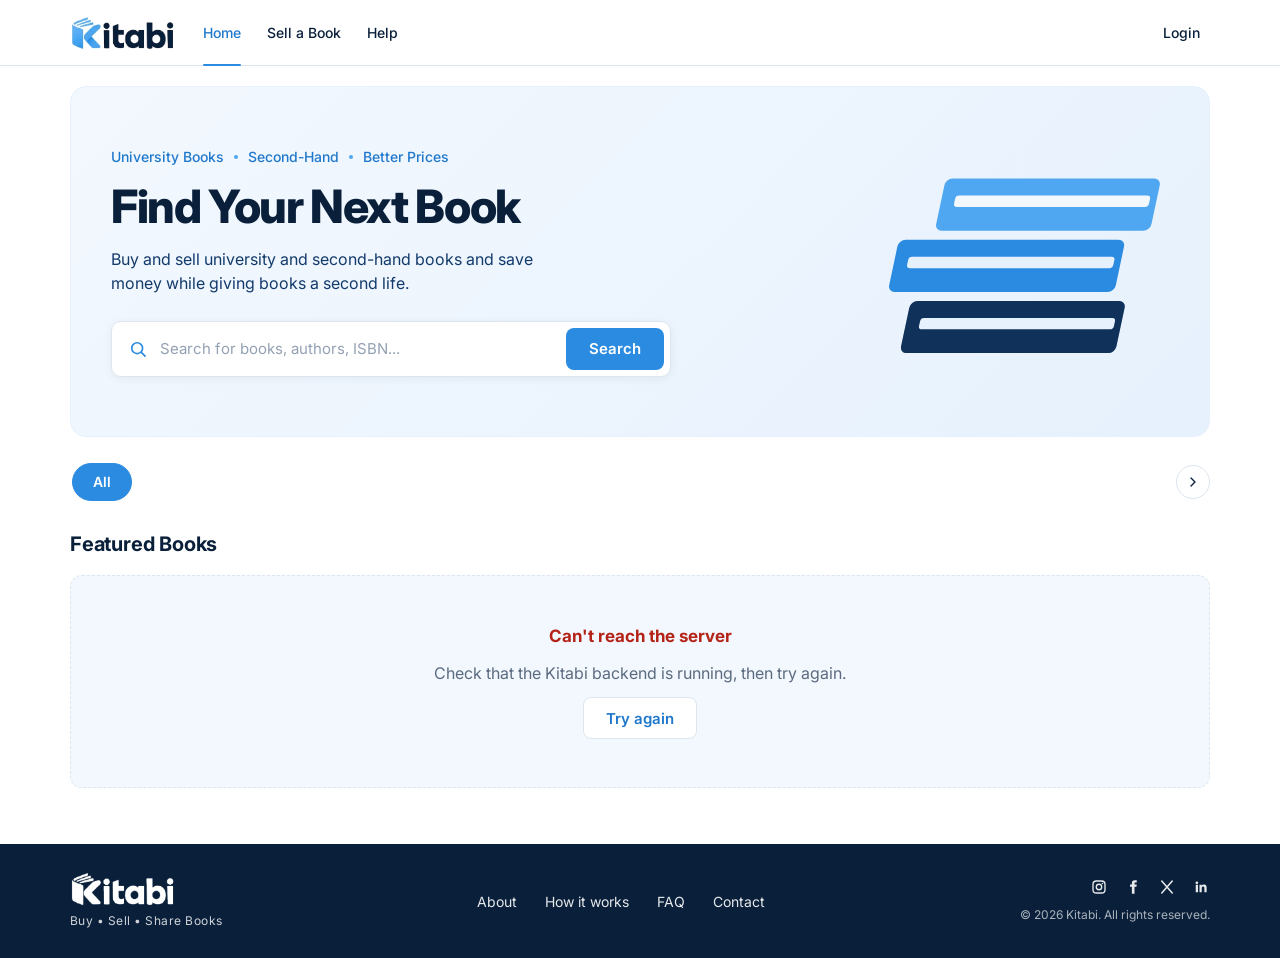
<file: Kitabi/wwwroot/index.html>
<!DOCTYPE html>
<html lang="en">
<head>
    <meta charset="UTF-8" />
    <meta name="viewport" content="width=device-width, initial-scale=1.0" />
    <title>Kitabi — Buy, Sell &amp; Share Books</title>
    <meta name="description" content="Buy and sell university and second-hand books and save money while giving books a second life." />

    <link rel="preconnect" href="https://fonts.googleapis.com" />
    <link rel="preconnect" href="https://fonts.gstatic.com" crossorigin />
    <link href="https://fonts.googleapis.com/css2?family=Inter:wght@400;500;600;700;800&display=swap" rel="stylesheet" />
    <link rel="stylesheet" href="css/home.css" />
</head>
<body>

    <!-- ===== Header ===== -->
    <header class="site-header">
        <div class="container header-inner">
            <a class="brand" href="index.html" aria-label="Kitabi home">
                <img src="uploads/logo.png" alt="Kitabi" />
            </a>

            <!-- Hamburger toggle -->
            <button class="nav-toggle" aria-label="Toggle navigation" aria-expanded="false">☰</button>

            <nav class="main-nav" aria-label="Main">
                <a href="index.html">Home</a>
                <a href="post-listing.html" id="sellLink">Sell a Book</a>
                <a href="Help.html">Help</a>
            </nav>

            <div class="header-actions">
                <a href="login.html" id="loginLink" class="header-link">
                    <span>Login</span>
                </a>
                <button type="button" id="logoutBtn" class="header-link" hidden>
                    <span>Logout</span>
                </button>
                
                <a href="profile.html" id="profileLink" class="icon-btn" aria-label="Account">
                    <svg viewBox="0 0 24 24" width="22" height="22" fill="none" stroke="currentColor" stroke-width="2" stroke-linecap="round" stroke-linejoin="round" aria-hidden="true"><circle cx="12" cy="8" r="4"/><path d="M4 21c0-4.4 3.6-8 8-8s8 3.6 8 8"/></svg>
                </a>
            </div>
        </div>
    </header>

    <main class="container">

        <!-- ===== Hero ===== -->
        <section class="hero">
            <div class="hero-text">
                <p class="hero-tags">
                    <span>University Books</span><i></i><span>Second-Hand</span><i></i><span>Better Prices</span>
                </p>
                <h1>Find Your Next Book</h1>
                <p class="hero-sub">Buy and sell university and second-hand books and save money while giving books a second life.</p>

                <form id="searchForm" class="search-bar" role="search">
                    <svg viewBox="0 0 24 24" width="20" height="20" aria-hidden="true"><circle cx="11" cy="11" r="6.5" fill="none" stroke="currentColor" stroke-width="2" /><path d="m16 16 4.5 4.5" stroke="currentColor" stroke-width="2" stroke-linecap="round" /></svg>
                    <input id="searchInput" type="search" placeholder="Search for books, authors, ISBN..." autocomplete="off" aria-label="Search books" />
                    <button type="submit" class="btn btn-primary">Search</button>
                </form>
            </div>

            <svg class="hero-art" viewBox="0 0 300 230" aria-hidden="true">
                <g transform="skewX(-12) translate(34 0)">
                    <rect x="70" y="150" width="190" height="46" rx="6" fill="#123A6B" />
                    <rect x="70" y="150" width="190" height="46" rx="6" fill="#0A203A" opacity=".35" />
                    <rect x="82" y="165" width="172" height="10" rx="3" fill="#E6F1FD" />
                    <rect x="48" y="96" width="200" height="46" rx="6" fill="#2B8BE0" />
                    <rect x="60" y="111" width="182" height="10" rx="3" fill="#E6F1FD" />
                    <rect x="78" y="42" width="190" height="46" rx="6" fill="#4EA7F0" />
                    <rect x="90" y="57" width="172" height="10" rx="3" fill="#F3F8FE" />
                </g>
            </svg>
        </section>

        <!-- ===== Categories ===== -->
        <div class="chips-wrap">
            <div id="chips" class="chips" role="group" aria-label="Filter by category">
                <button type="button" class="chip active" data-category="All" aria-pressed="true">All</button>
            </div>
            <button type="button" id="chipsNext" class="chips-next" aria-label="Scroll categories">
                <svg viewBox="0 0 24 24" width="16" height="16" aria-hidden="true"><path d="m9 6 6 6-6 6" fill="none" stroke="currentColor" stroke-width="2" stroke-linecap="round" stroke-linejoin="round" /></svg>
            </button>
        </div>

        <!-- ===== Books ===== -->
        <section id="books" class="books">
            <div class="section-head">
                <h2 id="booksTitle">Featured Books</h2>
                <button type="button" id="viewAllBtn" class="link-btn" hidden>View all <span aria-hidden="true">→</span></button>
            </div>

            <div id="bookGrid" class="book-grid" aria-live="polite"></div>
            <div id="status" class="status" hidden></div>
        </section>
    </main>

    <!-- ===== Footer ===== -->
    <footer class="site-footer">
        <div class="container footer-inner">
            <div class="footer-brand">
                <img src="uploads/logo.png" alt="Kitabi" />
                <p>Buy • Sell • Share Books</p>
            </div>

            <nav class="footer-links" aria-label="Footer">
                <a href="about.html">About</a>
                <a href="how-it-works.html">How it works</a>
                <a href="faq.html">FAQ</a>
                <a href="contact.html">Contact</a>
            </nav>

            <div class="footer-side">
                <div class="socials">
                    <a href="#" aria-label="Instagram"><svg viewBox="0 0 24 24" width="18" height="18"><rect x="4" y="4" width="16" height="16" rx="4.5" fill="none" stroke="currentColor" stroke-width="1.8" /><circle cx="12" cy="12" r="3.6" fill="none" stroke="currentColor" stroke-width="1.8" /><circle cx="16.6" cy="7.4" r="1" fill="currentColor" /></svg></a>
                    <a href="#" aria-label="Facebook"><svg viewBox="0 0 24 24" width="18" height="18"><path fill="currentColor" d="M14 8.5V7c0-.7.3-1 1-1h2V3h-2.8C11.6 3 10.5 4.600 10.5 6.800V8.500H8v3h2.500V21H14v-9.500h2.600l.4-3z" /></svg></a>
                    <a href="#" aria-label="X"><svg viewBox="0 0 24 24" width="18" height="18"><path d="M5 4l14 16M19 4 5 20" stroke="currentColor" stroke-width="2" stroke-linecap="round" /></svg></a>
                    <a href="#" aria-label="LinkedIn"><svg viewBox="0 0 24 24" width="18" height="18"><path fill="currentColor" d="M5 9h3v10H5zM6.500 4.500a1.800 1.800 0 1 1 0 3.600 1.800 1.800 0 0 1 0-3.600zM10 9h2.900v1.400c.5-.9 1.600-1.600 3.100-1.600 3 0 3.500 2 3.500 4.500V19h-3v-5c0-1.200 0-2.600-1.600-2.600S13 12.700 13 14v5h-3z" /></svg></a>
                </div>
                <small>© <span id="year">2025</span> Kitabi. All rights reserved.</small>
            </div>
        </div>
    </footer>

    <script src="js/api.js"></script>
    <script src="js/home.js"></script>
    <script src="js/navbar.js"></script>

</body>
</html>
</file>
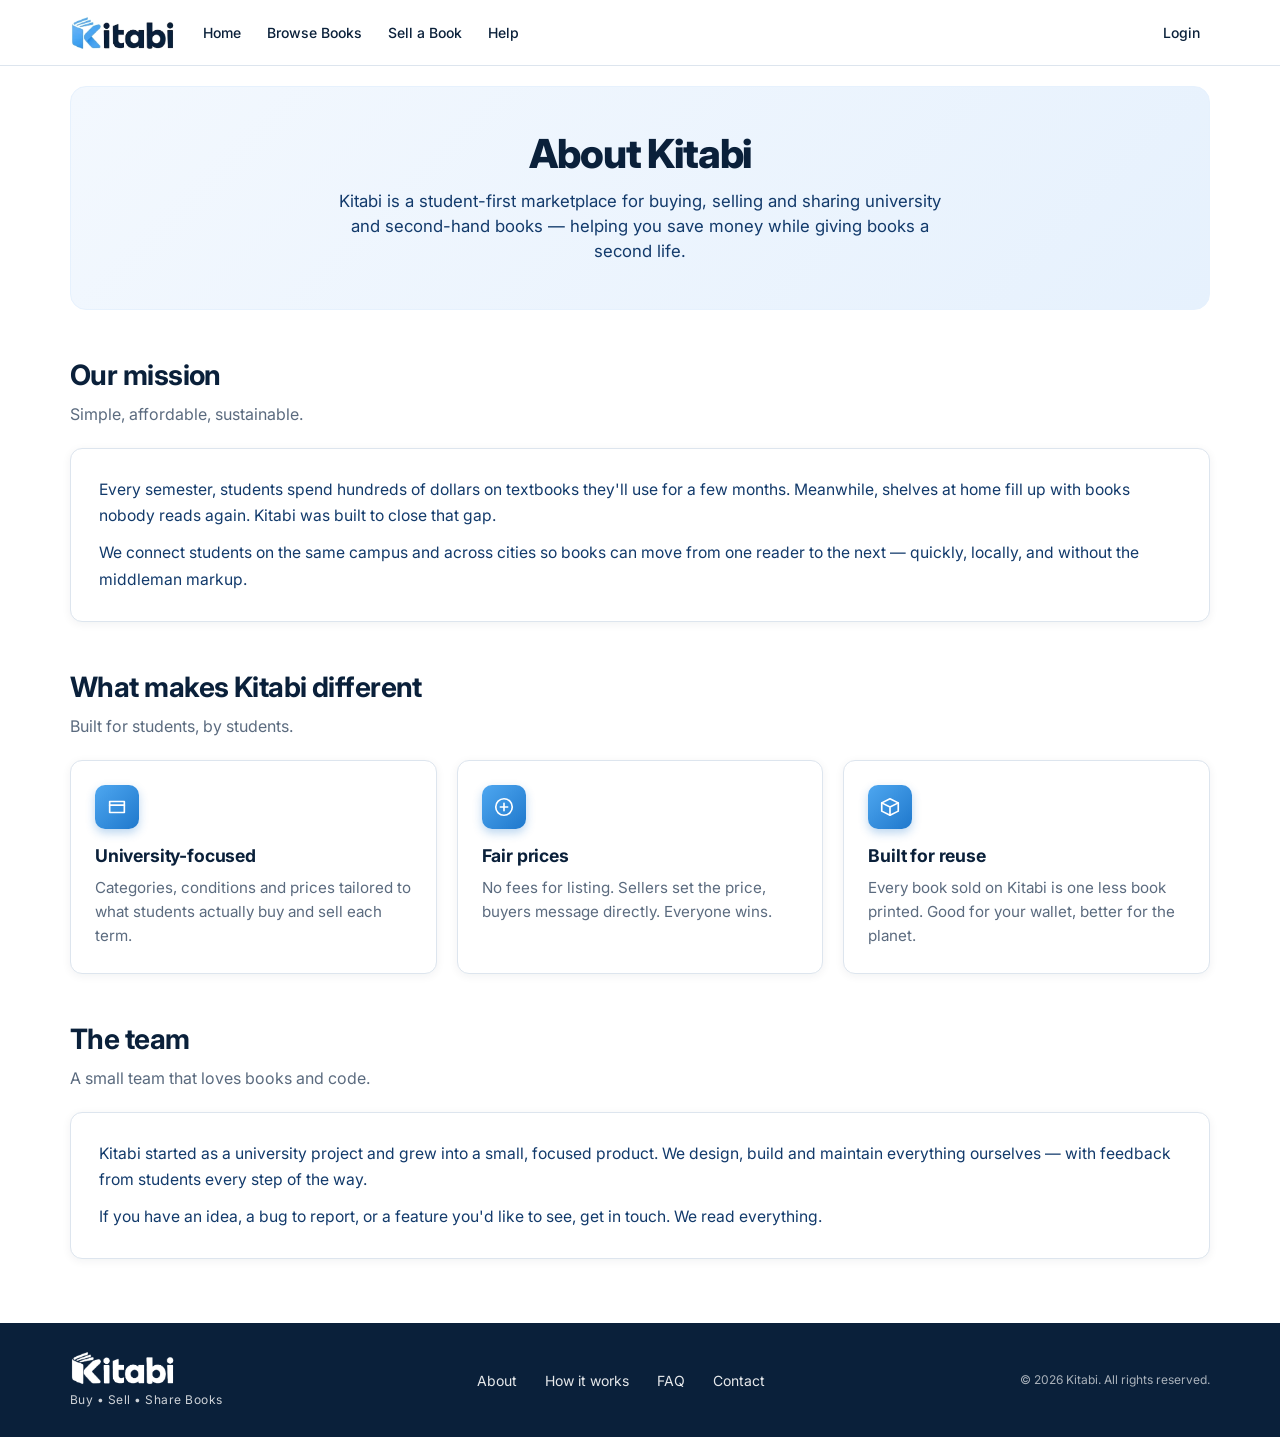
<file: Kitabi/wwwroot/about.html>
<!DOCTYPE html>
<html lang="en">
<head>
    <meta charset="UTF-8" />
    <meta name="viewport" content="width=device-width, initial-scale=1.0" />
    <title>About — Kitabi</title>
    <meta name="description" content="Learn about Kitabi — a marketplace for buying, selling and sharing university and second-hand books." />

    <link rel="preconnect" href="https://fonts.googleapis.com" />
    <link rel="preconnect" href="https://fonts.gstatic.com" crossorigin />
    <link href="https://fonts.googleapis.com/css2?family=Inter:wght@400;500;600;700;800&display=swap" rel="stylesheet" />
    <link rel="stylesheet" href="css/home.css" />
    <link rel="stylesheet" href="css/pages.css" />
</head>
<body>

    <!-- ===== Header ===== -->
    <header class="site-header">
        <div class="container header-inner">
            <a class="brand" href="index.html" aria-label="Kitabi home">
                <img src="uploads/logo.png" alt="Kitabi" />
            </a>
            <button class="nav-toggle" aria-label="Toggle navigation" aria-expanded="false">☰</button>
            <nav class="main-nav" aria-label="Main">
                <a href="index.html">Home</a>
                <a href="index.html#books">Browse Books</a>
                <a href="post-listing.html" id="sellLink">Sell a Book</a>
                <a href="Help.html">Help</a>
            </nav>
            <div class="header-actions">
                <a href="login.html" id="loginLink" class="header-link"><span>Login</span></a>
                <button type="button" id="logoutBtn" class="header-link" hidden><span>Logout</span></button>
                <a href="profile.html" id="profileLink" class="icon-btn" aria-label="Account"><span>Profile</span></a>
            </div>
        </div>
    </header>

    <main class="container page">

        <section class="page-hero">
            <h1>About Kitabi</h1>
            <p>Kitabi is a student-first marketplace for buying, selling and sharing university and second-hand books — helping you save money while giving books a second life.</p>
        </section>

        <section class="section">
            <h2>Our mission</h2>
            <p class="section-sub">Simple, affordable, sustainable.</p>

            <div class="panel">
                <p>Every semester, students spend hundreds of dollars on textbooks they'll use for a few months. Meanwhile, shelves at home fill up with books nobody reads again. Kitabi was built to close that gap.</p>
                <p>We connect students on the same campus and across cities so books can move from one reader to the next — quickly, locally, and without the middleman markup.</p>
            </div>
        </section>

        <section class="section">
            <h2>What makes Kitabi different</h2>
            <p class="section-sub">Built for students, by students.</p>

            <div class="card-grid">
                <div class="card-box">
                    <div class="icon">
                        <svg viewBox="0 0 24 24" width="22" height="22" fill="none" stroke="currentColor" stroke-width="1.8" stroke-linecap="round" stroke-linejoin="round"><path d="M4 6h16v12H4z"/><path d="M4 10h16"/></svg>
                    </div>
                    <h3>University-focused</h3>
                    <p>Categories, conditions and prices tailored to what students actually buy and sell each term.</p>
                </div>

                <div class="card-box">
                    <div class="icon">
                        <svg viewBox="0 0 24 24" width="22" height="22" fill="none" stroke="currentColor" stroke-width="1.8" stroke-linecap="round" stroke-linejoin="round"><circle cx="12" cy="12" r="9"/><path d="M8 12h8M12 8v8"/></svg>
                    </div>
                    <h3>Fair prices</h3>
                    <p>No fees for listing. Sellers set the price, buyers message directly. Everyone wins.</p>
                </div>

                <div class="card-box">
                    <div class="icon">
                        <svg viewBox="0 0 24 24" width="22" height="22" fill="none" stroke="currentColor" stroke-width="1.8" stroke-linecap="round" stroke-linejoin="round"><path d="M12 3l9 4.5v9L12 21l-9-4.5v-9z"/><path d="M12 12l9-4.5M12 12v9M12 12L3 7.5"/></svg>
                    </div>
                    <h3>Built for reuse</h3>
                    <p>Every book sold on Kitabi is one less book printed. Good for your wallet, better for the planet.</p>
                </div>
            </div>
        </section>

        <section class="section">
            <h2>The team</h2>
            <p class="section-sub">A small team that loves books and code.</p>

            <div class="panel">
                <p>Kitabi started as a university project and grew into a small, focused product. We design, build and maintain everything ourselves — with feedback from students every step of the way.</p>
                <p>If you have an idea, a bug to report, or a feature you'd like to see, <a href="contact.html">get in touch</a>. We read everything.</p>
            </div>
        </section>

    </main>

    <!-- ===== Footer ===== -->
    <footer class="site-footer">
        <div class="container footer-inner">
            <div class="footer-brand">
                <img src="uploads/logo.png" alt="Kitabi" />
                <p>Buy • Sell • Share Books</p>
            </div>
            <nav class="footer-links" aria-label="Footer">
                <a href="about.html">About</a>
                <a href="how-it-works.html">How it works</a>
                <a href="faq.html">FAQ</a>
                <a href="contact.html">Contact</a>
            </nav>
            <div class="footer-side">
                <small>© <span id="year">2026</span> Kitabi. All rights reserved.</small>
            </div>
        </div>
    </footer>

    <script src="js/api.js"></script>
    <script src="js/navbar.js"></script>
</body>
</html>
</file>
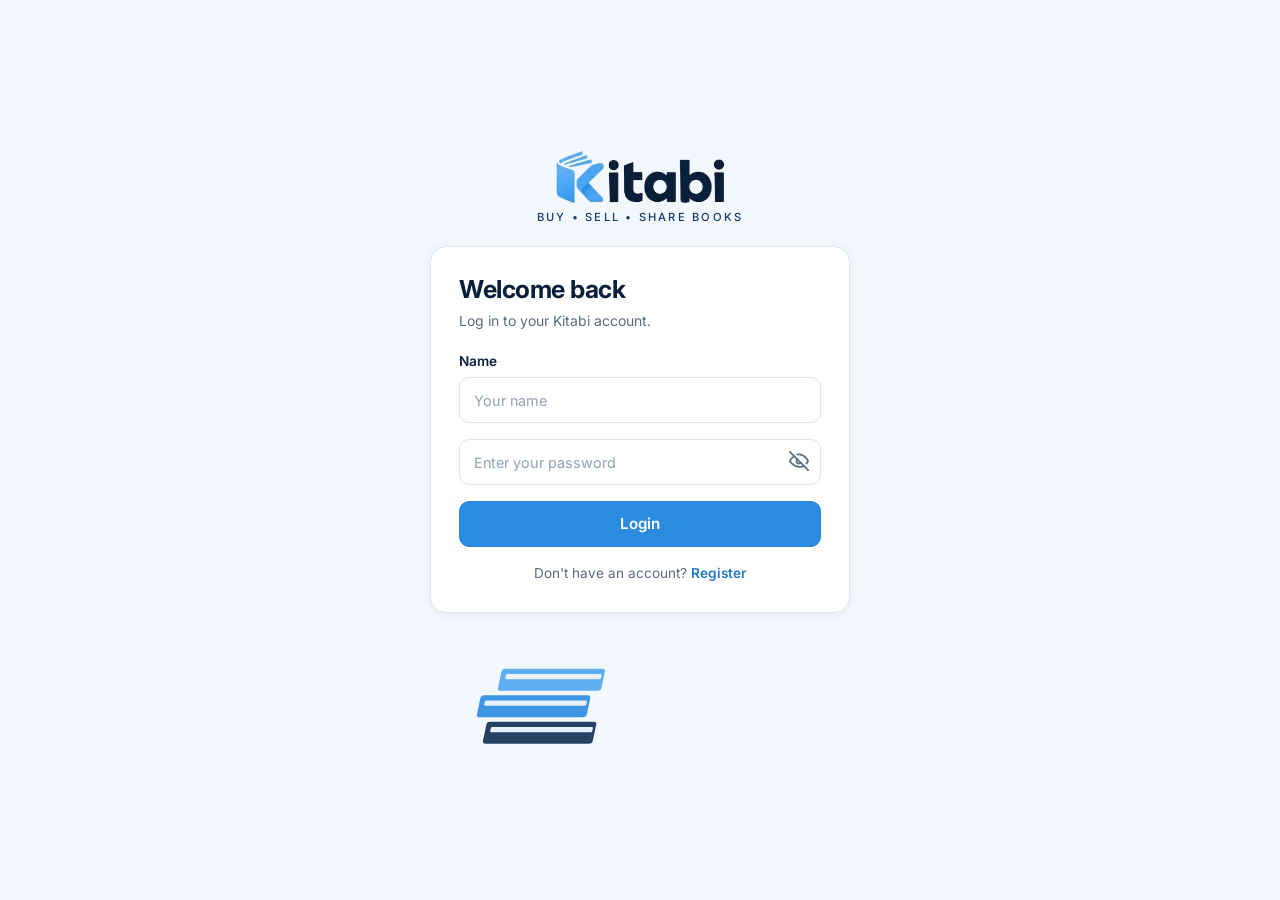
<file: Kitabi/wwwroot/book.html>
<!DOCTYPE html>
<html lang="en">
<head>
    <meta charset="UTF-8" />
    <meta name="viewport" content="width=device-width, initial-scale=1.0" />
    <meta name="description" content="See book details and contact the seller on Kitabi." />
    <title>Book details — Kitabi</title>

    <link rel="preconnect" href="https://fonts.googleapis.com" />
    <link rel="preconnect" href="https://fonts.gstatic.com" crossorigin />
    <link href="https://fonts.googleapis.com/css2?family=Inter:wght@400;500;600;700;800&display=swap" rel="stylesheet" />

    <!-- home.css: shared header, footer, buttons, badges, tokens, hamburger -->
    <link rel="stylesheet" href="css/home.css" />
    <!-- book.css: only the book-detail-page-specific styles -->
    <link rel="stylesheet" href="css/book.css" />
</head>
<body>

    <header class="site-header">
        <div class="container header-inner">
            <a class="brand" href="index.html" aria-label="Kitabi home">
                <img src="uploads/logo.png" alt="Kitabi" />
            </a>

            <button class="nav-toggle" aria-label="Toggle navigation" aria-expanded="false">☰</button>

            <nav class="main-nav" aria-label="Main">
                <a href="index.html">Home</a>
                <a href="post-listing.html" id="sellLink">Sell a Book</a>
                <a href="Help.html">Help</a>
            </nav>

            <div class="header-actions">
                <a href="login.html" id="loginLink" class="header-link">
                    <span>Login</span>
                </a>
                <button type="button" id="logoutBtn" class="header-link" hidden>
                    <span>Logout</span>
                </button>
                
                <a href="profile.html" id="profileLink" class="icon-btn" aria-label="Account">
                    <svg viewBox="0 0 24 24" width="22" height="22" fill="none" stroke="currentColor" stroke-width="2" stroke-linecap="round" stroke-linejoin="round" aria-hidden="true"><circle cx="12" cy="8" r="4"/><path d="M4 21c0-4.4 3.6-8 8-8s8 3.6 8 8"/></svg>
                </a>
            </div>
        </div>
    </header>

    <main class="container page-main">
        <nav class="breadcrumbs" aria-label="Breadcrumb">
            <a href="index.html">Home</a>
            <span aria-hidden="true">/</span>
            <a href="index.html#books">Browse books</a>
            <span aria-hidden="true">/</span>
            <span id="crumbTitle" class="breadcrumb-current">Book details</span>
        </nav>

        <div id="pageStatus" class="page-status" role="status" aria-live="polite">
            <span class="loading-spinner" aria-hidden="true"></span>
            <strong>Loading book details…</strong>
        </div>

        <section id="bookDetail" class="detail-layout" aria-labelledby="bookTitle" hidden>
            <div class="gallery">
                <div id="mainImage" class="main-image" aria-label="Book cover"></div>
                <div id="imageThumbs" class="image-thumbs" aria-label="More book photos" hidden></div>
            </div>

            <div class="detail-column">
                <div class="book-heading">
                    <p id="bookCategory" class="eyebrow"></p>
                    <h1 id="bookTitle"></h1>
                    <p id="bookAuthor" class="author-line"></p>
                    <div class="badges">
                        <span id="bookCondition" class="badge"></span>
                        <span id="bookStatus" class="badge status-badge"></span>
                    </div>
                </div>

                <section class="price-panel" aria-label="Price and seller contact">
                    <div>
                        <span class="price-label">Asking price</span>
                        <p id="bookPrice" class="price"></p>
                    </div>
                    <span class="price-note">Contact the seller to arrange the exchange.</span>
                </section>

                <dl class="book-facts">
                    <div class="fact">
                        <dt>Location</dt>
                        <dd id="bookCity"></dd>
                    </div>
                    <div class="fact">
                        <dt>Category</dt>
                        <dd id="factCategory"></dd>
                    </div>
                    <div class="fact" id="isbnFact">
                        <dt>ISBN</dt>
                        <dd id="bookIsbn"></dd>
                    </div>
                </dl>

                <section class="description-section">
                    <h2>About this book</h2>
                    <p id="bookDescription"></p>
                </section>

                <section class="seller-card" aria-labelledby="sellerHeading">
                    <div id="sellerAvatar" class="seller-avatar" aria-hidden="true"></div>
                    <div class="seller-copy">
                        <h2 id="sellerHeading">Seller</h2>
                        <p id="sellerName" class="seller-name"></p>
                        <p id="sellerUniversity" class="seller-university"></p>
                    </div>
                </section>

                <div class="detail-actions">
                    <button type="button" id="contactBtn" class="btn btn-primary">
                        Contact seller
                    </button>
                    <a class="btn btn-outline" href="index.html#books">Back to books</a>
                </div>
                <p id="contactHint" class="contact-hint"></p>
            </div>
        </section>
    </main>

    <footer class="site-footer">
        <div class="container footer-inner">
            <div class="footer-brand">
                <img src="uploads/logo.png" alt="Kitabi" />
                <p>Buy • Sell • Share Books</p>
            </div>
            <nav class="footer-links" aria-label="Footer">
                <a href="about.html">About</a>
                <a href="how-it-works.html">How it works</a>
                <a href="faq.html">FAQ</a>
                <a href="contact.html">Contact</a>
            </nav>
            <div class="footer-side">
                <small>© <span id="year"></span> Kitabi. All rights reserved.</small>
            </div>
        </div>
    </footer>

    <div id="toast" class="toast" role="alert" aria-live="assertive"></div>

    <script src="js/api.js"></script>
    <script src="js/navbar.js"></script>
    <script src="js/book.js"></script>
</body>
</html>
</file>
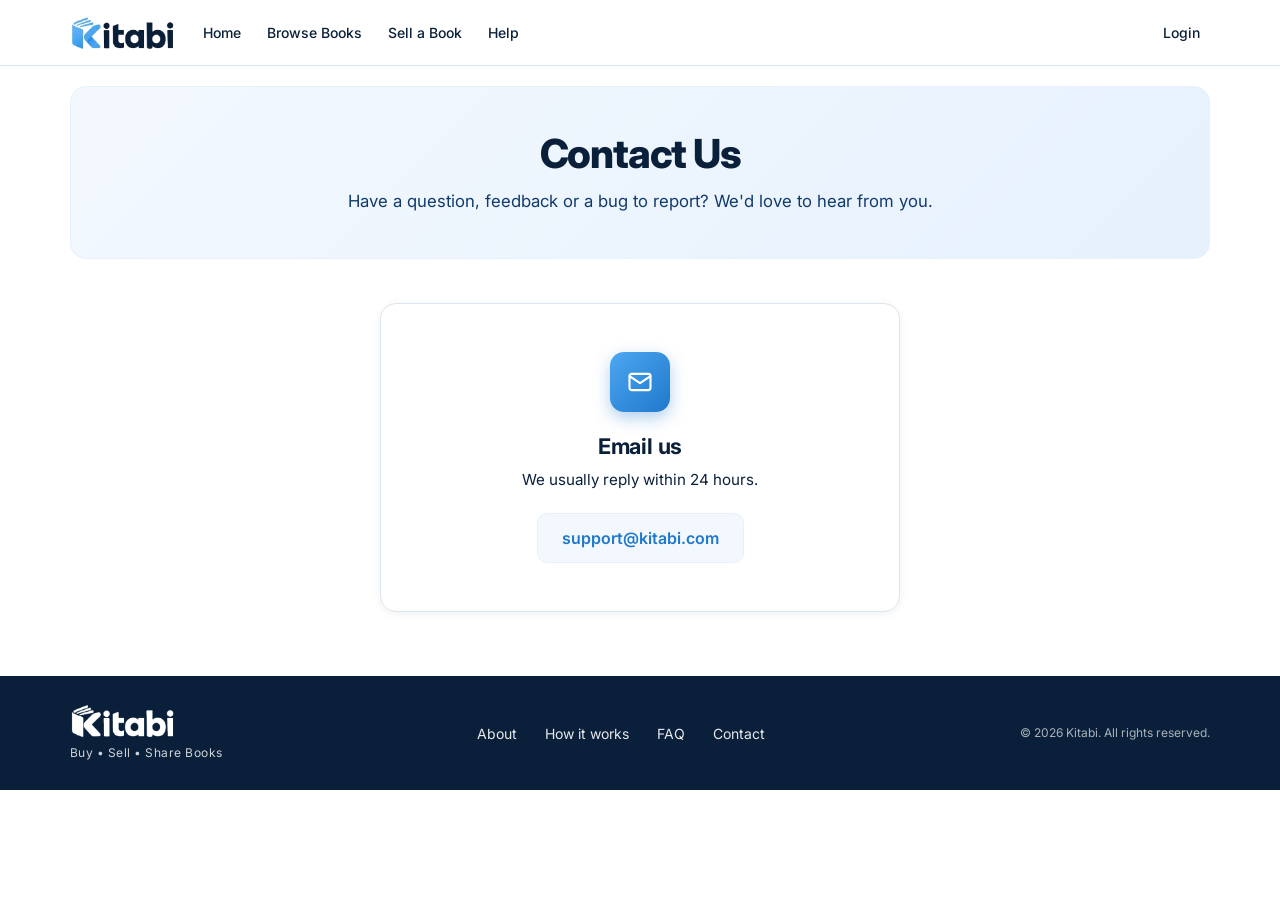
<file: Kitabi/wwwroot/contact.html>
<!DOCTYPE html>
<html lang="en">
<head>
    <meta charset="UTF-8" />
    <meta name="viewport" content="width=device-width, initial-scale=1.0" />
    <title>Contact — Kitabi</title>
    <meta name="description" content="Get in touch with the Kitabi team." />

    <link rel="preconnect" href="https://fonts.googleapis.com" />
    <link rel="preconnect" href="https://fonts.gstatic.com" crossorigin />
    <link href="https://fonts.googleapis.com/css2?family=Inter:wght@400;500;600;700;800&display=swap" rel="stylesheet" />
    <link rel="stylesheet" href="css/home.css" />
    <link rel="stylesheet" href="css/pages.css" />
</head>
<body>

    <!-- ===== Header ===== -->
    <header class="site-header">
        <div class="container header-inner">
            <a class="brand" href="index.html" aria-label="Kitabi home">
                <img src="uploads/logo.png" alt="Kitabi" />
            </a>
            <button class="nav-toggle" aria-label="Toggle navigation" aria-expanded="false">☰</button>
            <nav class="main-nav" aria-label="Main">
                <a href="index.html">Home</a>
                <a href="index.html#books">Browse Books</a>
                <a href="post-listing.html" id="sellLink">Sell a Book</a>
                <a href="Help.html">Help</a>
            </nav>
            <div class="header-actions">
                <a href="login.html" id="loginLink" class="header-link"><span>Login</span></a>
                <button type="button" id="logoutBtn" class="header-link" hidden><span>Logout</span></button>
                <a href="profile.html" id="profileLink" class="icon-btn" aria-label="Account"><span>Profile</span></a>
            </div>
        </div>
    </header>

    <main class="container page">

        <section class="page-hero">
            <h1>Contact Us</h1>
            <p>Have a question, feedback or a bug to report? We'd love to hear from you.</p>
        </section>

        <section class="section">
            <div class="contact-simple">

                <div class="mail-icon">
                    <svg viewBox="0 0 24 24" width="28" height="28" fill="none" stroke="currentColor" stroke-width="1.8" stroke-linecap="round" stroke-linejoin="round">
                        <rect x="3" y="5" width="18" height="14" rx="2" />
                        <path d="m3 7 9 6 9-6" />
                    </svg>
                </div>

                <h2>Email us</h2>
                <p class="muted">We usually reply within 24 hours.</p>

                <a href="mailto:support@kitabi.com" class="mail-link">
                    support@kitabi.com
                </a>

            </div>
        </section>

    </main>

    <!-- ===== Footer ===== -->
    <footer class="site-footer">
        <div class="container footer-inner">
            <div class="footer-brand">
                <img src="uploads/logo.png" alt="Kitabi" />
                <p>Buy • Sell • Share Books</p>
            </div>
            <nav class="footer-links" aria-label="Footer">
                <a href="about.html">About</a>
                <a href="how-it-works.html">How it works</a>
                <a href="faq.html">FAQ</a>
                <a href="contact.html">Contact</a>
            </nav>
            <div class="footer-side">
                <small>© <span id="year">2026</span> Kitabi. All rights reserved.</small>
            </div>
        </div>
    </footer>

    <script src="js/api.js"></script>
    <script src="js/navbar.js"></script>
</body>
</html>
</file>
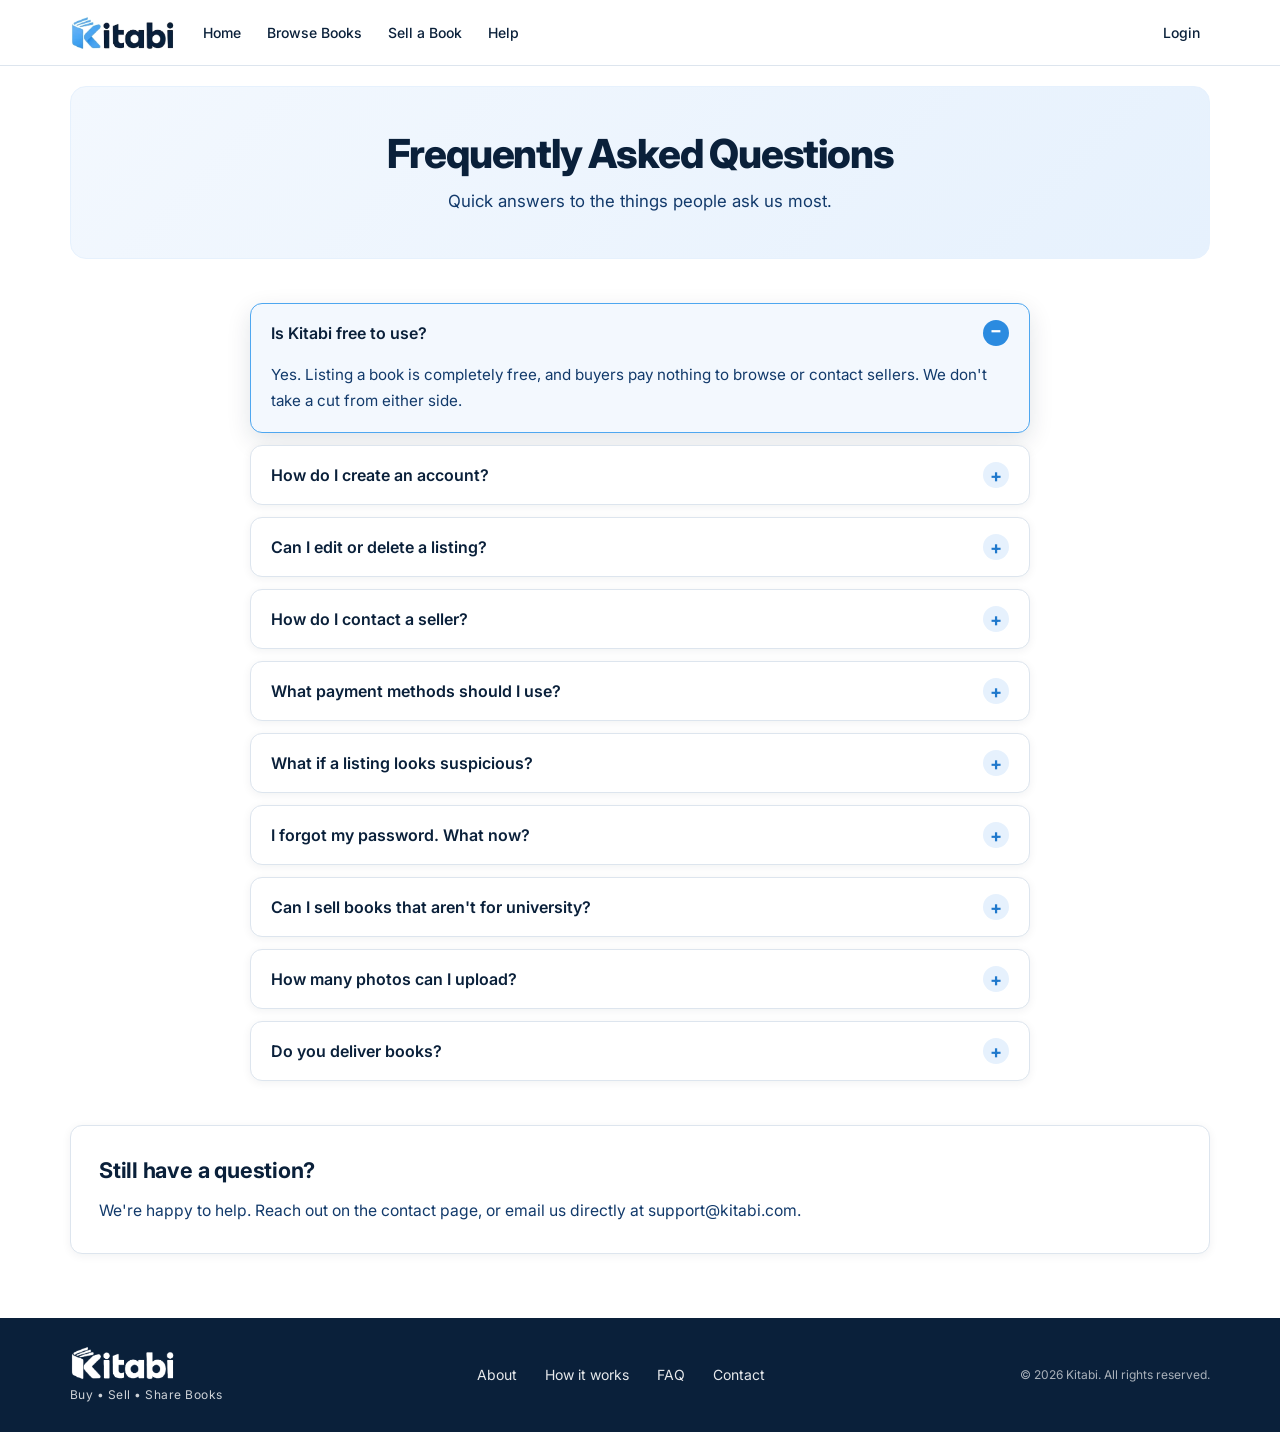
<file: Kitabi/wwwroot/faq.html>
<!DOCTYPE html>
<html lang="en">
<head>
    <meta charset="UTF-8" />
    <meta name="viewport" content="width=device-width, initial-scale=1.0" />
    <title>FAQ — Kitabi</title>
    <meta name="description" content="Frequently asked questions about buying and selling books on Kitabi." />

    <link rel="preconnect" href="https://fonts.googleapis.com" />
    <link rel="preconnect" href="https://fonts.gstatic.com" crossorigin />
    <link href="https://fonts.googleapis.com/css2?family=Inter:wght@400;500;600;700;800&display=swap" rel="stylesheet" />
    <link rel="stylesheet" href="css/home.css" />
    <link rel="stylesheet" href="css/pages.css" />
</head>
<body>

    <!-- ===== Header ===== -->
    <header class="site-header">
        <div class="container header-inner">
            <a class="brand" href="index.html" aria-label="Kitabi home">
                <img src="uploads/logo.png" alt="Kitabi" />
            </a>
            <button class="nav-toggle" aria-label="Toggle navigation" aria-expanded="false">☰</button>
            <nav class="main-nav" aria-label="Main">
                <a href="index.html">Home</a>
                <a href="index.html#books">Browse Books</a>
                <a href="post-listing.html" id="sellLink">Sell a Book</a>
                <a href="Help.html">Help</a>
            </nav>
            <div class="header-actions">
                <a href="login.html" id="loginLink" class="header-link"><span>Login</span></a>
                <button type="button" id="logoutBtn" class="header-link" hidden><span>Logout</span></button>
                <a href="profile.html" id="profileLink" class="icon-btn" aria-label="Account"><span>Profile</span></a>
            </div>
        </div>
    </header>

    <main class="container page">

        <section class="page-hero">
            <h1>Frequently Asked Questions</h1>
            <p>Quick answers to the things people ask us most.</p>
        </section>

        <section class="section">
            <div class="faq-list">

                <details class="faq-item" open>
                    <summary>Is Kitabi free to use?</summary>
                    <div class="answer">Yes. Listing a book is completely free, and buyers pay nothing to browse or contact sellers. We don't take a cut from either side.</div>
                </details>

                <details class="faq-item">
                    <summary>How do I create an account?</summary>
                    <div class="answer">Click <strong>Login</strong> in the top right, then choose <strong>Register</strong>. You'll need a name, email, phone number and university. It takes less than a minute.</div>
                </details>

                <details class="faq-item">
                    <summary>Can I edit or delete a listing?</summary>
                    <div class="answer">Yes. Go to your <strong>Profile</strong> → <strong>My Listings</strong> and use the <strong>Edit</strong> or <strong>Delete</strong> buttons on any book. You can also mark it as <strong>Sold</strong> once it's gone.</div>
                </details>

                <details class="faq-item">
                    <summary>How do I contact a seller?</summary>
                    <div class="answer">Open any listing and you'll see the seller's phone number and university. You need to be logged in to view contact details.</div>
                </details>

                <details class="faq-item">
                    <summary>What payment methods should I use?</summary>
                    <div class="answer">Cash is safest — pay in person when you meet the seller. If you use a digital transfer, only do it after you've inspected the book and trust the person.</div>
                </details>

                <details class="faq-item">
                    <summary>What if a listing looks suspicious?</summary>
                    <div class="answer">Don't engage with it. Email us at <a href="mailto:support@kitabi.com">support@kitabi.com</a> with the listing link, and we'll review it.</div>
                </details>

                <details class="faq-item">
                    <summary>I forgot my password. What now?</summary>
                    <div class="answer">On the login page, click <strong>Forgot password</strong> and follow the instructions. If you don't receive a reset email, contact support.</div>
                </details>

                <details class="faq-item">
                    <summary>Can I sell books that aren't for university?</summary>
                    <div class="answer">Absolutely. As long as it's a real book in the condition you describe, you can list anything — school books, novels, reference guides, anything readable.</div>
                </details>

                <details class="faq-item">
                    <summary>How many photos can I upload?</summary>
                    <div class="answer">Up to 10 photos per listing. JPG, PNG or GIF, up to 5 MB each. Photos of the actual book (not stock images) get the best results.</div>
                </details>

                <details class="faq-item">
                    <summary>Do you deliver books?</summary>
                    <div class="answer">No — Kitabi is a local marketplace. Buyers and sellers arrange their own meetup, usually on campus or in a nearby public place.</div>
                </details>

            </div>
        </section>

        <section class="section">
            <div class="panel">
                <h2>Still have a question?</h2>
                <p>We're happy to help. Reach out on the <a href="contact.html">contact page</a>, or email us directly at <a href="mailto:support@kitabi.com">support@kitabi.com</a>.</p>
            </div>
        </section>

    </main>

    <!-- ===== Footer ===== -->
    <footer class="site-footer">
        <div class="container footer-inner">
            <div class="footer-brand">
                <img src="uploads/logo.png" alt="Kitabi" />
                <p>Buy • Sell • Share Books</p>
            </div>
            <nav class="footer-links" aria-label="Footer">
                <a href="about.html">About</a>
                <a href="how-it-works.html">How it works</a>
                <a href="faq.html">FAQ</a>
                <a href="contact.html">Contact</a>
            </nav>
            <div class="footer-side">
                <small>© <span id="year">2026</span> Kitabi. All rights reserved.</small>
            </div>
        </div>
    </footer>

    <script src="js/api.js"></script>
    <script src="js/navbar.js"></script>
</body>
</html>
</file>
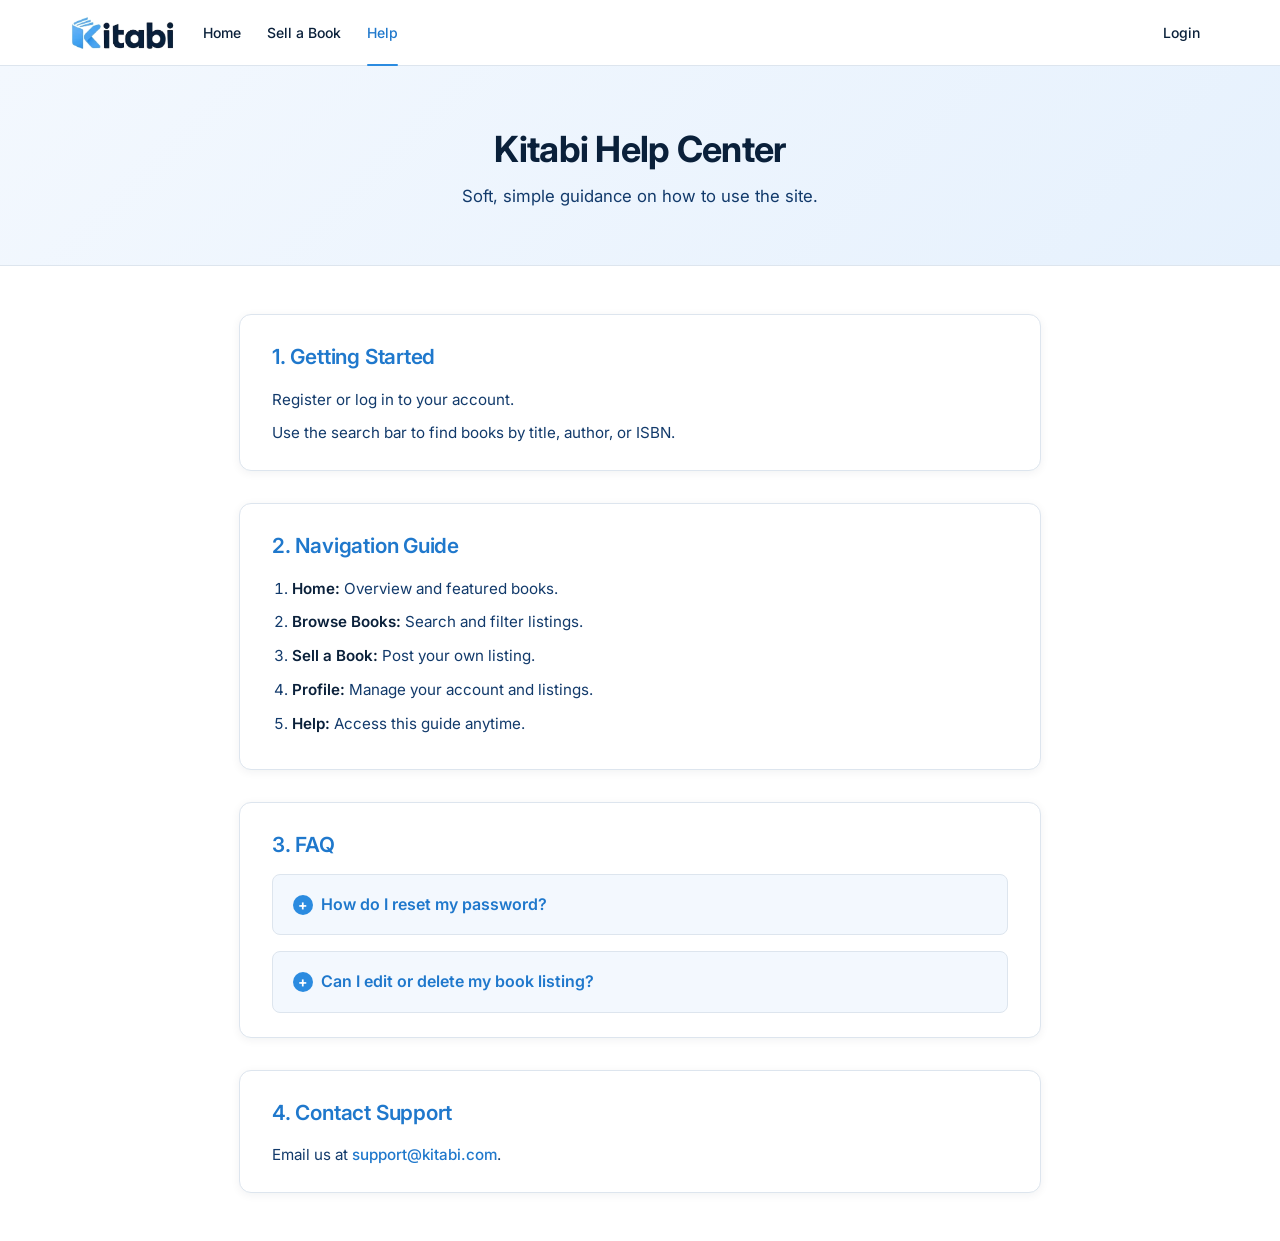
<file: Kitabi/wwwroot/Help.html>
﻿<!DOCTYPE html>
<html lang="en">
<head>
    <meta charset="UTF-8" />
    <meta name="viewport" content="width=device-width, initial-scale=1.0" />
    <title>Kitabi — Buy, Sell &amp; Share Books</title>
    <meta name="description" content="Buy and sell university and second-hand books and save money while giving books a second life." />

    <link rel="preconnect" href="https://fonts.googleapis.com" />
    <link rel="preconnect" href="https://fonts.gstatic.com" crossorigin />
    <link href="https://fonts.googleapis.com/css2?family=Inter:wght@400;500;600;700;800&display=swap" rel="stylesheet" />
    <link rel="stylesheet" href="css/help.css" />
    <link rel="stylesheet" href="css/home.css" />
</head>
<body>
    <!-- ===== Header ===== -->
    <header class="site-header">
        <div class="container header-inner">
            <a class="brand" href="index.html" aria-label="Kitabi home">
                <img src="uploads/logo.png" alt="Kitabi" />
            </a>

            <!-- Hamburger toggle -->
            <button class="nav-toggle" aria-label="Toggle navigation" aria-expanded="false">☰</button>

            <nav class="main-nav" aria-label="Main">
                <a href="index.html">Home</a>
                <a href="post-listing.html" id="sellLink">Sell a Book</a>
                <a href="Help.html">Help</a>
            </nav>

            <div class="header-actions">
                <a href="login.html" id="loginLink" class="header-link">
                    <span>Login</span>
                </a>
                <button type="button" id="logoutBtn" class="header-link" hidden>
                    <span>Logout</span>
                </button>
                <a href="profile.html" id="profileLink" class="icon-btn" aria-label="Account">
                    <span>Profile</span>
                </a>
            </div>
        </div>
    </header>
    <section class="help-hero">
        <h1>Kitabi Help Center</h1>
        <p>Soft, simple guidance on how to use the site.</p>
    </section>

    <!-- Content -->
    <main class="help-container">
        <section class="help-section">
            <h2>1. Getting Started</h2>
            <p>Register or log in to your account.</p>
            <p>Use the search bar to find books by title, author, or ISBN.</p>
        </section>

        <section class="help-section">
            <h2>2. Navigation Guide</h2>
            <ol>
                <li><strong>Home:</strong> Overview and featured books.</li>
                <li><strong>Browse Books:</strong> Search and filter listings.</li>
                <li><strong>Sell a Book:</strong> Post your own listing.</li>
                <li><strong>Profile:</strong> Manage your account and listings.</li>
                <li><strong>Help:</strong> Access this guide anytime.</li>
            </ol>
        </section>

        <section class="help-section">
            <h2>3. FAQ</h2>
            <details>
                <summary>How do I reset my password?</summary>
                <p>Click “Login” → “Forgot Password” and follow the instructions.</p>
            </details>
            <details>
                <summary>Can I edit or delete my book listing?</summary>
                <p>Yes, go to your Profile and select the listing you want to update or remove.</p>
            </details>
        </section>

        <section class="help-section">
            <h2>4. Contact Support</h2>
            <p>Email us at <a href="mailto:support@kitabi.com">support@kitabi.com</a>.</p>
        </section>
    </main>
    <script src="js/api.js"></script>
     <script src="js/navbar.js"></script>
    <script>
document.addEventListener("DOMContentLoaded", () => {
          "use strict";

          function getUser() {
            try {
              const u = JSON.parse(localStorage.getItem("user") || "null");
              return u && Object.keys(u).length ? u : null;
            } catch { return null; }
          }

          const user = getUser();

          const loginLink   = document.getElementById("loginLink");
          const logoutBtn   = document.getElementById("logoutBtn");
          const profileLink = document.getElementById("profileLink");
          const sellLink    = document.getElementById("sellLink");

          if (loginLink) loginLink.hidden = !!user;
          if (logoutBtn) logoutBtn.hidden = !user;

          if (profileLink && user) {
            profileLink.title = user.name || "Account";
            profileLink.setAttribute("aria-label", "Account: " + (user.name || ""));
          }

          if (logoutBtn) {
            logoutBtn.addEventListener("click", async () => {
              logoutBtn.disabled = true;
              try {
                await API.post("/api/auth/logout", { refreshToken: "" });
              } catch (err) {
                console.error("Logout failed:", err);
              } finally {
                localStorage.removeItem("user");
                window.location.href = "index.html";
              }
            });
          }

          if (sellLink) {
            sellLink.addEventListener("click", (e) => {
              if (!getUser()) {
                e.preventDefault();
                window.location.href = "login.html";
              }
            });
          }
});
    </script>


</body>
</html>
</file>
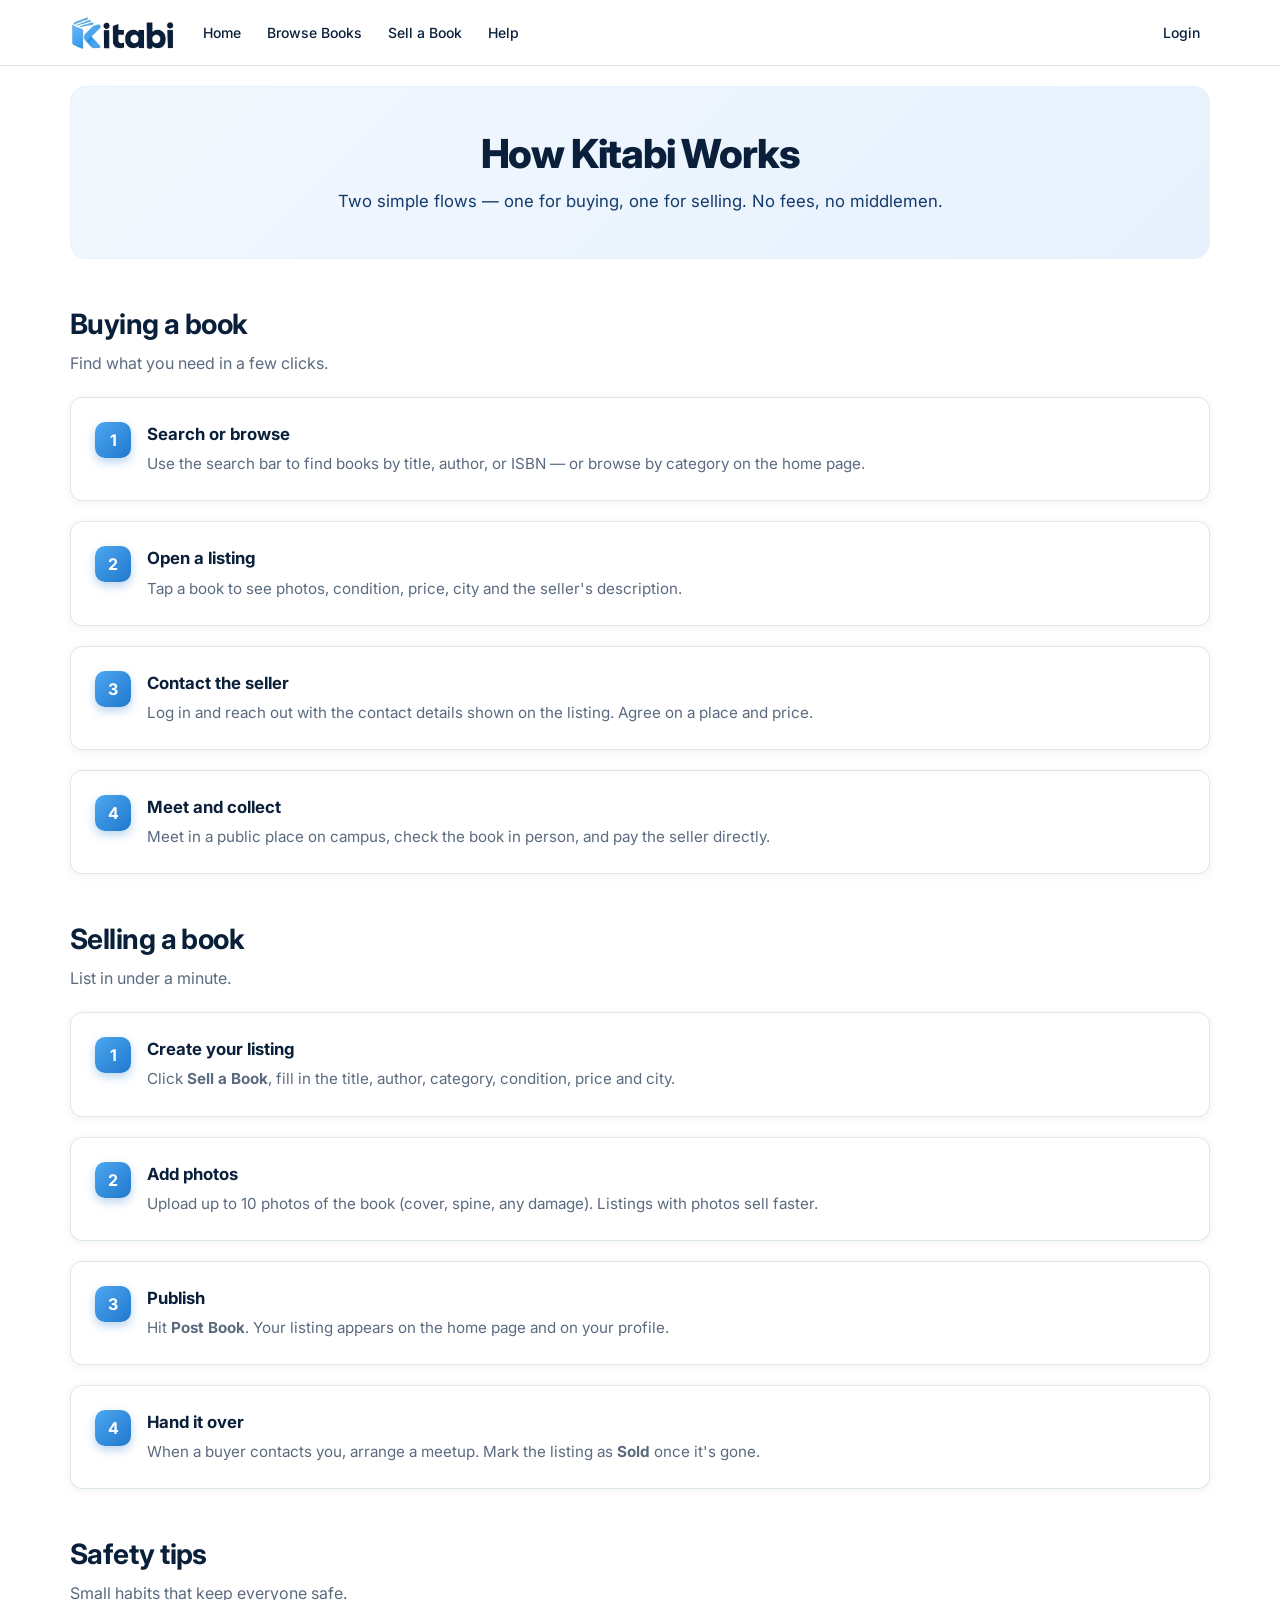
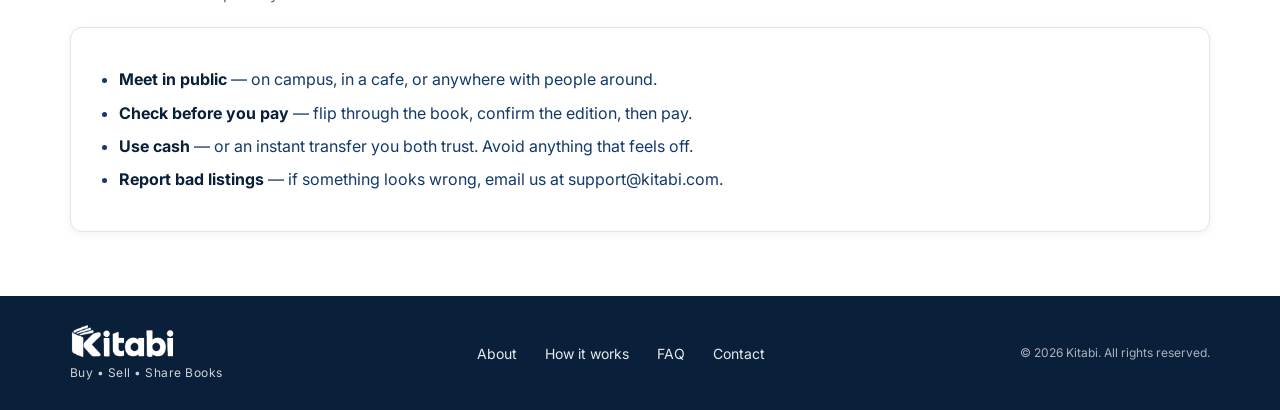
<file: Kitabi/wwwroot/how-it-works.html>
<!DOCTYPE html>
<html lang="en">
<head>
    <meta charset="UTF-8" />
    <meta name="viewport" content="width=device-width, initial-scale=1.0" />
    <title>How it works — Kitabi</title>
    <meta name="description" content="Step-by-step guide on how to buy and sell books on Kitabi." />

    <link rel="preconnect" href="https://fonts.googleapis.com" />
    <link rel="preconnect" href="https://fonts.gstatic.com" crossorigin />
    <link href="https://fonts.googleapis.com/css2?family=Inter:wght@400;500;600;700;800&display=swap" rel="stylesheet" />
    <link rel="stylesheet" href="css/home.css" />
    <link rel="stylesheet" href="css/pages.css" />
</head>
<body>

    <!-- ===== Header ===== -->
    <header class="site-header">
        <div class="container header-inner">
            <a class="brand" href="index.html" aria-label="Kitabi home">
                <img src="uploads/logo.png" alt="Kitabi" />
            </a>
            <button class="nav-toggle" aria-label="Toggle navigation" aria-expanded="false">☰</button>
            <nav class="main-nav" aria-label="Main">
                <a href="index.html">Home</a>
                <a href="index.html#books">Browse Books</a>
                <a href="post-listing.html" id="sellLink">Sell a Book</a>
                <a href="Help.html">Help</a>
            </nav>
            <div class="header-actions">
                <a href="login.html" id="loginLink" class="header-link"><span>Login</span></a>
                <button type="button" id="logoutBtn" class="header-link" hidden><span>Logout</span></button>
                <a href="profile.html" id="profileLink" class="icon-btn" aria-label="Account"><span>Profile</span></a>
            </div>
        </div>
    </header>

    <main class="container page">

        <section class="page-hero">
            <h1>How Kitabi Works</h1>
            <p>Two simple flows — one for buying, one for selling. No fees, no middlemen.</p>
        </section>

        <section class="section">
            <h2>Buying a book</h2>
            <p class="section-sub">Find what you need in a few clicks.</p>

            <div class="steps">
                <div class="step">
                    <h3>Search or browse</h3>
                    <p>Use the search bar to find books by title, author, or ISBN — or browse by category on the home page.</p>
                </div>
                <div class="step">
                    <h3>Open a listing</h3>
                    <p>Tap a book to see photos, condition, price, city and the seller's description.</p>
                </div>
                <div class="step">
                    <h3>Contact the seller</h3>
                    <p>Log in and reach out with the contact details shown on the listing. Agree on a place and price.</p>
                </div>
                <div class="step">
                    <h3>Meet and collect</h3>
                    <p>Meet in a public place on campus, check the book in person, and pay the seller directly.</p>
                </div>
            </div>
        </section>

        <section class="section">
            <h2>Selling a book</h2>
            <p class="section-sub">List in under a minute.</p>

            <div class="steps">
                <div class="step">
                    <h3>Create your listing</h3>
                    <p>Click <strong>Sell a Book</strong>, fill in the title, author, category, condition, price and city.</p>
                </div>
                <div class="step">
                    <h3>Add photos</h3>
                    <p>Upload up to 10 photos of the book (cover, spine, any damage). Listings with photos sell faster.</p>
                </div>
                <div class="step">
                    <h3>Publish</h3>
                    <p>Hit <strong>Post Book</strong>. Your listing appears on the home page and on your profile.</p>
                </div>
                <div class="step">
                    <h3>Hand it over</h3>
                    <p>When a buyer contacts you, arrange a meetup. Mark the listing as <strong>Sold</strong> once it's gone.</p>
                </div>
            </div>
        </section>

        <section class="section">
            <h2>Safety tips</h2>
            <p class="section-sub">Small habits that keep everyone safe.</p>

            <div class="panel">
                <ul>
                    <li><strong>Meet in public</strong> — on campus, in a cafe, or anywhere with people around.</li>
                    <li><strong>Check before you pay</strong> — flip through the book, confirm the edition, then pay.</li>
                    <li><strong>Use cash</strong> — or an instant transfer you both trust. Avoid anything that feels off.</li>
                    <li><strong>Report bad listings</strong> — if something looks wrong, email us at support@kitabi.com.</li>
                </ul>
            </div>
        </section>

    </main>

    <!-- ===== Footer ===== -->
    <footer class="site-footer">
        <div class="container footer-inner">
            <div class="footer-brand">
                <img src="uploads/logo.png" alt="Kitabi" />
                <p>Buy • Sell • Share Books</p>
            </div>
            <nav class="footer-links" aria-label="Footer">
                <a href="about.html">About</a>
                <a href="how-it-works.html">How it works</a>
                <a href="faq.html">FAQ</a>
                <a href="contact.html">Contact</a>
            </nav>
            <div class="footer-side">
                <small>© <span id="year">2026</span> Kitabi. All rights reserved.</small>
            </div>
        </div>
    </footer>

    <script src="js/api.js"></script>
    <script src="js/navbar.js"></script>
</body>
</html>
</file>
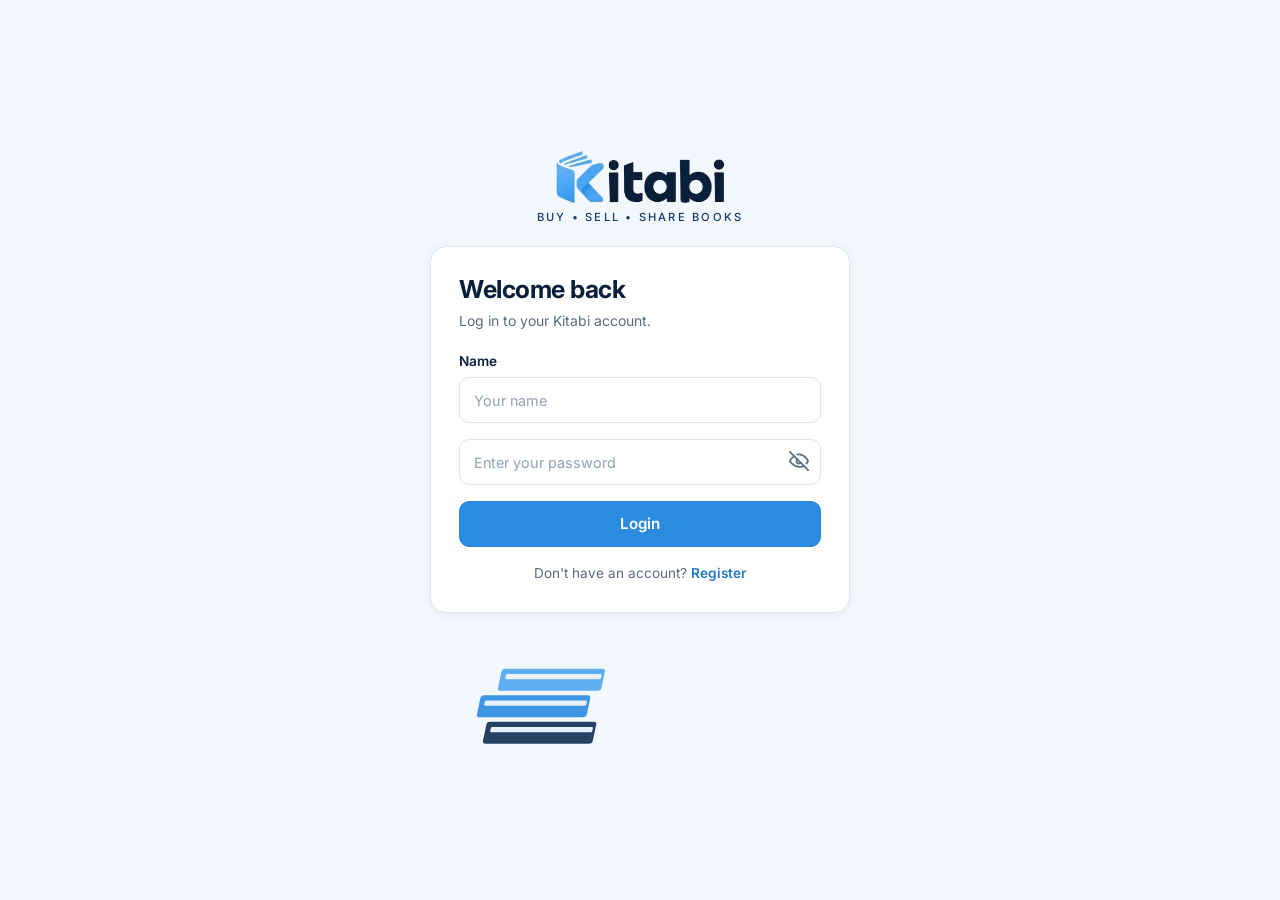
<file: Kitabi/wwwroot/login.html>
<!DOCTYPE html>
<html lang="en">
<head>
    <meta charset="UTF-8" />
    <meta name="viewport" content="width=device-width, initial-scale=1.0" />
    <title>Login — Kitabi</title>

    <link rel="preconnect" href="https://fonts.googleapis.com" />
    <link rel="preconnect" href="https://fonts.gstatic.com" crossorigin />
    <link href="https://fonts.googleapis.com/css2?family=Inter:wght@400;500;600;700&display=swap" rel="stylesheet" />
    <link rel="stylesheet" href="css/style.css" />
</head>
<body>

    <main class="auth-wrap">

        <a class="auth-logo" href="index.html">
            <img src="images/logo.png" alt="Kitabi" />
            <span>Buy • Sell • Share Books</span>
        </a>

        <section class="card">
            <h1>Welcome back</h1>
            <p class="subtitle">Log in to your Kitabi account.</p>

            <form id="loginForm" novalidate>

                <div class="field">
                    <label for="name">Name</label>
                    <input
                        id="name"
                        name="name"
                        type="text"
                        placeholder="Your name"
                        required
                        minlength="3"
                        maxlength="50"
                        autocomplete="username"
                    />
                    <div class="field-error" data-error-for="name"></div>
                </div>

                <div class="field">
<div class="password-wrap">
    <input
        id="password"
        name="password"
        type="password"
        placeholder="Enter your password"
        required
        minlength="6"
        maxlength="100"
        autocomplete="current-password"
    />
    <button type="button" class="toggle-password" data-target="password" aria-label="Show password" aria-pressed="false">
        <svg class="eye-open" viewBox="0 0 24 24" fill="none" stroke="currentColor" stroke-width="2" stroke-linecap="round" stroke-linejoin="round" aria-hidden="true"><path d="M1 12s4-7 11-7 11 7 11 7-4 7-11 7S1 12 1 12z"/><circle cx="12" cy="12" r="3"/></svg>
        <svg class="eye-off" viewBox="0 0 24 24" fill="none" stroke="currentColor" stroke-width="2" stroke-linecap="round" stroke-linejoin="round" aria-hidden="true"><path d="M17.94 17.94A10.9 10.9 0 0 1 12 19C5 19 1 12 1 12a18.5 18.5 0 0 1 5.06-5.94M9.9 4.24A9.1 9.1 0 0 1 12 4c7 0 11 8 11 8a18.5 18.5 0 0 1-2.16 3.19M14.12 14.12a3 3 0 1 1-4.24-4.24"/><path d="M1 1l22 22"/></svg>
    </button>
</div>
<div class="field-error" data-error-for="password"></div>

                </div>

                <div id="alert" class="alert" role="alert"></div>

                <button type="submit" id="submitBtn" class="btn btn-primary btn-block">Login</button>

            </form>

            <p class="link-row">
                Don't have an account? <a href="register.html">Register</a>
            </p>
        </section>

        <div class="stack"></div>
    </main>

    <script src="js/api.js"></script>
    <script src="js/login.js"></script>
</body>
</html>
</file>
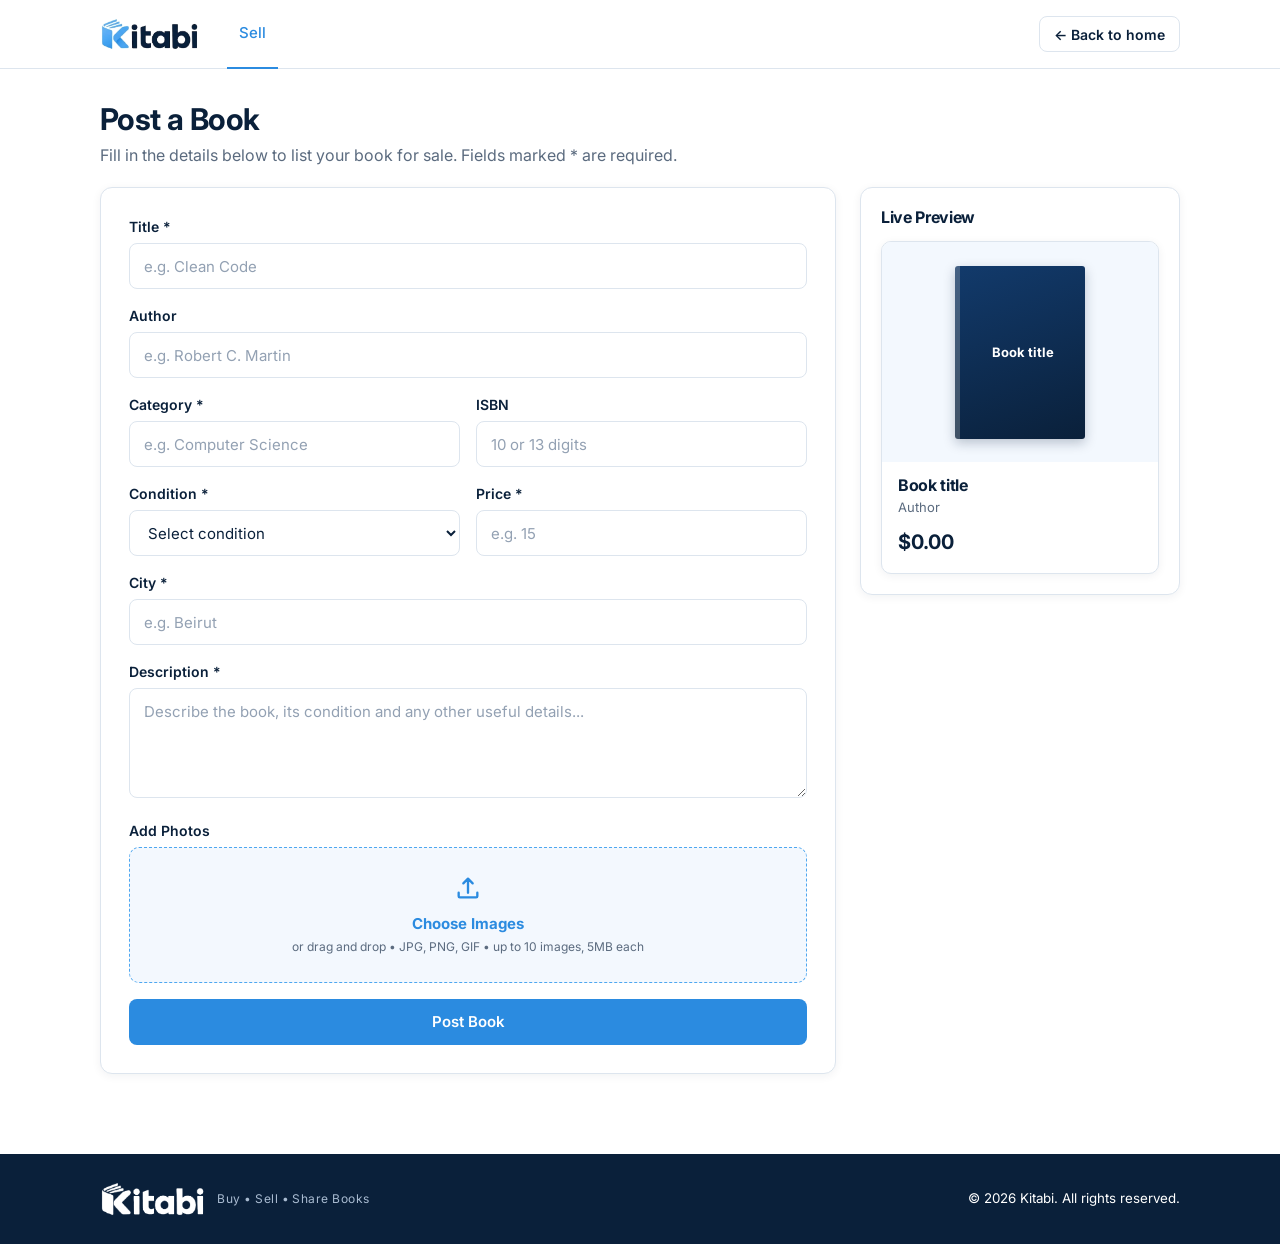
<file: Kitabi/wwwroot/post-listing.html>
<!DOCTYPE html>
<html lang="en">
<head>
    <meta charset="UTF-8">
    <meta name="viewport" content="width=device-width, initial-scale=1">
    <title>Post a Book — Kitabi</title>
    <link rel="icon" href="images/favicon.png">
    <link rel="preconnect" href="https://fonts.googleapis.com">
    <link rel="preconnect" href="https://fonts.gstatic.com" crossorigin>
    <link href="https://fonts.googleapis.com/css2?family=Inter:wght@400;500;600;700&display=swap" rel="stylesheet">
    <link rel="stylesheet" href="css/post-listing.css">
</head>
<body>

<header class="site-header">
    <div class="container nav">
        <a class="logo" href="index.html"><img src="images/logo.png" alt="Kitabi"></a>
        <nav class="nav-links">
            <a href="post-listing.html" class="active">Sell</a>
        </nav>
        <div class="nav-actions">
            <a class="btn btn-outline btn-sm" href="index.html">← Back to home</a>
        </div>
    </div>
</header>

<main class="container">
    <div class="page-head">
        <h1>Post a Book</h1>
        <p class="muted">Fill in the details below to list your book for sale. Fields marked * are required.</p>
    </div>

    <div class="sell-layout">

        <form id="postForm" class="card form-card" enctype="multipart/form-data" novalidate>

            <div class="field">
                <label for="Title">Title *</label>
                <input id="Title" name="Title" type="text" required minlength="2" maxlength="100" placeholder="e.g. Clean Code">
                <div class="field-error" data-error-for="Title"></div>
            </div>

            <div class="field">
                <label for="Author">Author</label>
                <input id="Author" name="Author" type="text" maxlength="100" placeholder="e.g. Robert C. Martin">
                <div class="field-error" data-error-for="Author"></div>
            </div>

            <div class="two">
                <div class="field">
                    <label for="Category">Category *</label>
                    <input id="Category" name="Category" type="text" required maxlength="60" list="categoryList" placeholder="e.g. Computer Science">
                    <datalist id="categoryList">
                        <option value="Computer Science">
                        <option value="Business">
                        <option value="Engineering">
                        <option value="Mathematics">
                        <option value="Science">
                        <option value="Languages">
                        <option value="Other">
                    </datalist>
                    <div class="field-error" data-error-for="Category"></div>
                </div>

                <div class="field">
                    <label for="Isbn">ISBN</label>
                    <input id="Isbn" name="Isbn" type="text" maxlength="20" placeholder="10 or 13 digits">
                    <div class="field-error" data-error-for="Isbn"></div>
                </div>

                <div class="field">
                    <label for="Condition">Condition *</label>
                    <select id="Condition" name="Condition" required>
                        <option value="">Select condition</option>
                        <option value="New">New</option>
                        <option value="Good">Good</option>
                        <option value="Fair">Fair</option>
                        <option value="Poor">Poor</option>
                    </select>
                    <div class="field-error" data-error-for="Condition"></div>
                </div>

                <div class="field">
                    <label for="Price">Price *</label>
                    <input id="Price" name="Price" type="number" step="0.01" min="0.01" required placeholder="e.g. 15">
                    <div class="field-error" data-error-for="Price"></div>
                </div>
            </div>

            <div class="field">
                <label for="City">City *</label>
                <input id="City" name="City" type="text" required maxlength="80" placeholder="e.g. Beirut">
                <div class="field-error" data-error-for="City"></div>
            </div>

            <div class="field">
                <label for="Description">Description *</label>
                <textarea id="Description" name="Description" required maxlength="1000"
                          placeholder="Describe the book, its condition and any other useful details..."></textarea>
                <div class="field-error" data-error-for="Description"></div>
            </div>

            <div class="field">
                <label for="Images">Add Photos</label>
                <label class="drop" id="drop" for="Images">
                    <svg width="28" height="28" viewBox="0 0 24 24" fill="none" stroke="currentColor" stroke-width="2" stroke-linecap="round" stroke-linejoin="round"><path d="M12 16V4m0 0-4 4m4-4 4 4M4 16v3a1 1 0 0 0 1 1h14a1 1 0 0 0 1-1v-3"/></svg>
                    <strong>Choose Images</strong>
                    <small>or drag and drop • JPG, PNG, GIF • up to 10 images, 5MB each</small>
                </label>
                <input id="Images" name="Images" type="file" accept="image/jpeg,image/png,image/gif" multiple hidden>
                <div class="field-error" data-error-for="Images"></div>
                <div id="imagePreview" class="previews"></div>
            </div>

            <div id="formMsg" class="alert" role="alert"></div>

            <button type="submit" id="submitBtn" class="btn btn-primary btn-block">Post Book</button>
        </form>

        <aside class="card preview">
            <h2>Live Preview</h2>
            <div id="previewCard"></div>
        </aside>

    </div>
</main>

<footer class="site-footer">
    <div class="container foot">
        <div class="foot-brand">
            <img src="images/logo.png" alt="Kitabi">
            <small>Buy • Sell • Share Books</small>
        </div>
        <small class="foot-copy">© <span id="year">2026</span> Kitabi. All rights reserved.</small>
    </div>
</footer>

<script src="js/api.js"></script>
<script src="js/post-listing.js"></script>

<script>
(function () {
    const $ = id => document.getElementById(id);
    const card  = $("previewCard");
    const drop  = $("drop");
    const input = $("Images");
    let coverUrl = null;

    function render() {
        const title  = $("Title").value.trim()  || "Book title";
        const author = $("Author").value.trim() || "Author";
        const cond   = $("Condition").value;
        const city   = $("City").value.trim();
        const price  = parseFloat($("Price").value);

        if (coverUrl) { URL.revokeObjectURL(coverUrl); coverUrl = null; }
        const first = input.files && input.files[0];
        if (first && first.type.startsWith("image/")) coverUrl = URL.createObjectURL(first);

        card.innerHTML = "";
        const wrap = document.createElement("div");
        wrap.className = "book-card";

        const cover = document.createElement("div");
        cover.className = "cover";
        if (coverUrl) {
            const img = document.createElement("img");
            img.src = coverUrl; img.alt = "";
            cover.appendChild(img);
        } else {
            const fb = document.createElement("div");
            fb.className = "cover-fallback";
            const b = document.createElement("b");
            b.textContent = title;
            fb.appendChild(b);
            cover.appendChild(fb);
        }

        const info = document.createElement("div");
        info.className = "info";

        const h3 = document.createElement("h3");   h3.textContent = title;
        const a  = document.createElement("div");  a.className = "author"; a.textContent = author;
        info.append(h3, a);

        if (cond) {
            const badge = document.createElement("span");
            badge.className = "badge " + cond.toLowerCase();
            badge.textContent = cond;
            info.appendChild(badge);
        }
        if (city) {
            const m = document.createElement("div");
            m.className = "meta"; m.textContent = city;
            info.appendChild(m);
        }
        const p = document.createElement("div");
        p.className = "price";
        p.textContent = price > 0 ? "$" + price.toFixed(2) : "$0.00";
        info.appendChild(p);

        wrap.append(cover, info);
        card.appendChild(wrap);
    }

    ["Title", "Author", "Condition", "City", "Price"].forEach(id => {
        $(id).addEventListener("input", render);
        $(id).addEventListener("change", render);
    });
    input.addEventListener("change", render);

    ["dragenter", "dragover"].forEach(ev => drop.addEventListener(ev, e => {
        e.preventDefault(); drop.classList.add("over");
    }));
    ["dragleave", "drop"].forEach(ev => drop.addEventListener(ev, e => {
        e.preventDefault(); drop.classList.remove("over");
    }));
    drop.addEventListener("drop", e => {
        if (e.dataTransfer && e.dataTransfer.files.length) {
            input.files = e.dataTransfer.files;
            input.dispatchEvent(new Event("change"));
        }
    });

    render();

    const yearEl = document.getElementById("year");
    if (yearEl) yearEl.textContent = new Date().getFullYear();
})();
</script>
</body>
</html>
</file>
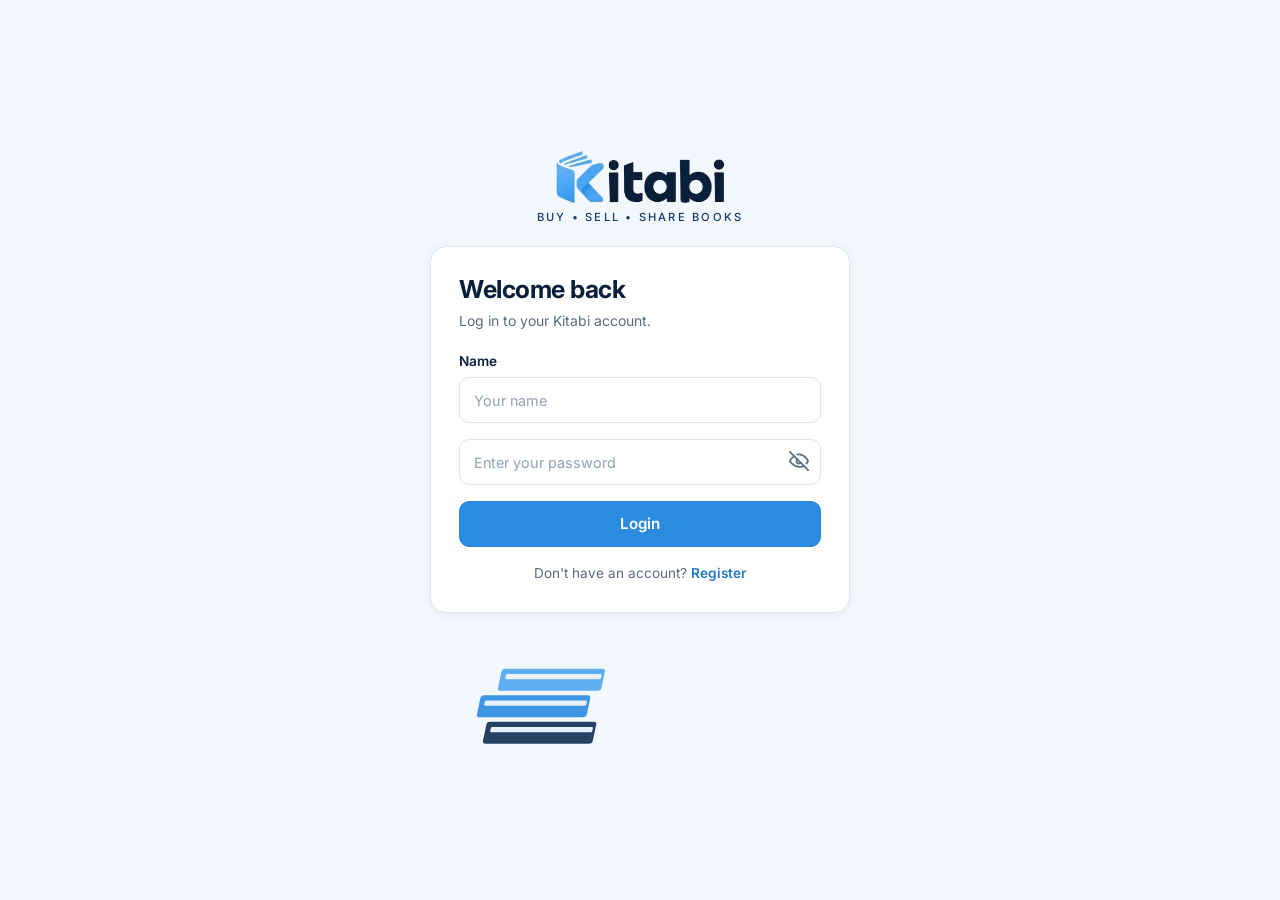
<file: Kitabi/wwwroot/profile.html>
<!DOCTYPE html>
<html lang="en">
<head>
    <meta charset="UTF-8" />
    <meta name="viewport" content="width=device-width, initial-scale=1.0" />
    <title>My Profile — Kitabi</title>
    <meta name="robots" content="noindex" />

    <link rel="preconnect" href="https://fonts.googleapis.com" />
    <link rel="preconnect" href="https://fonts.gstatic.com" crossorigin />
    <link href="https://fonts.googleapis.com/css2?family=Inter:wght@400;500;600;700;800&display=swap" rel="stylesheet" />
    <!-- home.css gives us the shared header, footer, buttons, badges and colour tokens -->
    <link rel="stylesheet" href="css/home.css" />
    <link rel="stylesheet" href="css/profile.css" />
</head>
<body>

    <!-- ===== Header (same as the home page) ===== -->
    <header class="site-header">
        <div class="container header-inner">
            <a class="brand" href="index.html" aria-label="Kitabi home">
                <img src="uploads/logo.png" alt="Kitabi" />
            </a>

            <!-- Hamburger toggle -->
            <button class="nav-toggle" aria-label="Toggle navigation" aria-expanded="false">☰</button>

            <nav class="main-nav" aria-label="Main">
                <a href="index.html">Home</a>
                <a href="index.html#books">Browse Books</a>
                <a href="post-listing.html" id="sellLink">Sell a Book</a>
            </nav>

            <div class="header-actions">
                <button type="button" id="logoutBtn" class="header-link" hidden>
                    <svg viewBox="0 0 24 24" width="18" height="18" aria-hidden="true"><path d="M9 4H5v16h4M16 8l4 4-4 4M20 12H9" fill="none" stroke="currentColor" stroke-width="1.8" stroke-linecap="round" stroke-linejoin="round" /></svg>
                    <span>Logout</span>
                </button>
                <a href="profile.html" class="icon-btn is-current" aria-label="My profile" aria-current="page">
                    <svg viewBox="0 0 24 24" width="18" height="18" aria-hidden="true"><circle cx="12" cy="8" r="3.5" fill="none" stroke="currentColor" stroke-width="1.8" /><path d="M5 20c.8-3.6 3.7-5.5 7-5.5s6.2 1.9 7 5.5" fill="none" stroke="currentColor" stroke-width="1.8" stroke-linecap="round" /></svg>
                </a>
            </div>
        </div>
    </header>

    <main class="container profile-page">

        <div class="page-head">
            <h1>My Profile</h1>
            <p>Manage your account details and the books you have listed.</p>
        </div>

        <div class="profile-layout">

            <!-- ===== Left: account ===== -->
            <aside class="panel account" aria-labelledby="accountTitle">
                <div class="account-top">
                    <div class="avatar" id="avatar" aria-hidden="true">?</div>
                    <div class="account-id">
                        <h2 id="accountTitle"><span id="pName">Loading…</span></h2>
                        <p id="pUniversityTag" class="muted"></p>
                    </div>
                </div>

                <div class="stats" aria-label="Listing statistics">
                    <div class="stat"><b id="statTotal">–</b><span>Listings</span></div>
                    <div class="stat"><b id="statAvailable">–</b><span>Available</span></div>
                    <div class="stat"><b id="statSold">–</b><span>Sold</span></div>
                </div>

                <!-- View mode -->
                <div id="profileView">
                    <dl class="details">
                        <div><dt>Email</dt><dd id="pEmail">–</dd></div>
                        <div><dt>Phone</dt><dd id="pPhone">–</dd></div>
                        <div><dt>University</dt><dd id="pUniversity">–</dd></div>
                    </dl>
                    <button type="button" id="editProfileBtn" class="btn btn-outline btn-block">
                        <svg viewBox="0 0 24 24" width="16" height="16" aria-hidden="true"><path d="M4 20h4L19 9l-4-4L4 16v4zM13.5 6.5l4 4" fill="none" stroke="currentColor" stroke-width="1.8" stroke-linecap="round" stroke-linejoin="round" /></svg>
                        Edit profile
                    </button>
                </div>

                <!-- Edit mode -->
                <form id="profileForm" class="form" novalidate hidden>
                    <div class="field">
                        <label for="fName">Name</label>
                        <input id="fName" type="text" disabled />
                        <small class="hint">Your name is used to log in, so it can't be changed.</small>
                    </div>
                    <div class="field">
                        <label for="fEmail">Email</label>
                        <input id="fEmail" name="Email" type="email" maxlength="100" autocomplete="email" required />
                        <div class="field-error" data-error-for="Email"></div>
                    </div>
                    <div class="field">
                        <label for="fPhone">Phone</label>
                        <input id="fPhone" name="Phone" type="tel" inputmode="numeric" maxlength="8" placeholder="e.g. 70123456" autocomplete="tel" required />
                        <div class="field-error" data-error-for="Phone"></div>
                    </div>
                    <div class="field">
                        <label for="fUniversity">University</label>
                        <input id="fUniversity" name="University" type="text" maxlength="100" placeholder="e.g. Lebanese University" required />
                        <div class="field-error" data-error-for="University"></div>
                    </div>

                    <div id="profileMsg" class="alert" role="alert"></div>

                    <div class="form-actions">
                        <button type="button" id="cancelProfileBtn" class="btn btn-outline">Cancel</button>
                        <button type="submit" id="saveProfileBtn" class="btn btn-primary">Save changes</button>
                    </div>
                </form>
            </aside>

            <!-- ===== Right: my listings ===== -->
            <section class="listings" aria-labelledby="listingsTitle">
                <div class="section-head">
                    <h2 id="listingsTitle">My Listings</h2>
                    <a href="post-listing.html" class="btn btn-primary btn-sm">
                        <svg viewBox="0 0 24 24" width="16" height="16" aria-hidden="true"><path d="M12 5v14M5 12h14" stroke="currentColor" stroke-width="2" stroke-linecap="round" /></svg>
                        Sell a Book
                    </a>
                </div>

                <div id="filterChips" class="chips filter-chips" role="group" aria-label="Filter my listings">
                    <button type="button" class="chip active" data-filter="all" aria-pressed="true">All <span class="count" id="countAll">0</span></button>
                    <button type="button" class="chip" data-filter="available" aria-pressed="false">Available <span class="count" id="countAvailable">0</span></button>
                    <button type="button" class="chip" data-filter="sold" aria-pressed="false">Sold <span class="count" id="countSold">0</span></button>
                </div>

                <div id="listingGrid" class="listing-grid" aria-live="polite"></div>
                <div id="status" class="status" hidden></div>
            </section>
        </div>
    </main>

    <!-- ===== Edit listing dialog ===== -->
    <dialog id="editDialog" class="modal" aria-labelledby="editTitle">
        <form id="editForm" class="modal-card" novalidate>
            <div class="modal-head">
                <h2 id="editTitle">Edit listing</h2>
                <button type="button" class="icon-btn" id="editClose" aria-label="Close">
                    <svg viewBox="0 0 24 24" width="18" height="18" aria-hidden="true"><path d="M6 6l12 12M18 6 6 18" stroke="currentColor" stroke-width="2" stroke-linecap="round" /></svg>
                </button>
            </div>

            <div class="modal-body">
                <div class="field">
                    <label for="eTitle">Book title *</label>
                    <input id="eTitle" name="Title" type="text" maxlength="100" required />
                    <div class="field-error" data-error-for="Title"></div>
                </div>

                <div class="field">
                    <label for="eAuthor">Author</label>
                    <input id="eAuthor" name="Author" type="text" maxlength="100" />
                    <div class="field-error" data-error-for="Author"></div>
                </div>

                <div class="two">
                    <div class="field">
                        <label for="eCategory">Category *</label>
                        <input id="eCategory" name="Category" type="text" maxlength="60" list="categoryList" required />
                        <datalist id="categoryList">
                            <option value="Computer Science"></option>
                            <option value="Business"></option>
                            <option value="Engineering"></option>
                            <option value="Mathematics"></option>
                            <option value="Science"></option>
                            <option value="Languages"></option>
                            <option value="Other"></option>
                        </datalist>
                        <div class="field-error" data-error-for="Category"></div>
                    </div>
                    <div class="field">
                        <label for="eIsbn">ISBN</label>
                        <input id="eIsbn" name="Isbn" type="text" maxlength="20" placeholder="10 or 13 digits" />
                        <div class="field-error" data-error-for="Isbn"></div>
                    </div>
                    <div class="field">
                        <label for="eCondition">Condition *</label>
                        <select id="eCondition" name="Condition" required>
                            <option value="">Select condition</option>
                            <option value="New">New</option>
                            <option value="Good">Good</option>
                            <option value="Fair">Fair</option>
                            <option value="Poor">Poor</option>
                        </select>
                        <div class="field-error" data-error-for="Condition"></div>
                    </div>
                    <div class="field">
                        <label for="ePrice">Price (USD) *</label>
                        <input id="ePrice" name="Price" type="number" step="0.01" min="0.01" required />
                        <div class="field-error" data-error-for="Price"></div>
                    </div>
                    <div class="field">
                        <label for="eCity">City *</label>
                        <input id="eCity" name="City" type="text" maxlength="80" required />
                        <div class="field-error" data-error-for="City"></div>
                    </div>
                    <div class="field">
                        <label for="eStatus">Status</label>
                        <select id="eStatus" name="Status">
                            <option value="Available">Available</option>
                            <option value="Sold">Sold</option>
                        </select>
                        <div class="field-error" data-error-for="Status"></div>
                    </div>
                </div>

                <div class="field">
                    <label for="eDescription">Description *</label>
                    <textarea id="eDescription" name="Description" maxlength="1000" required></textarea>
                    <div class="field-row"><div class="field-error" data-error-for="Description"></div><small id="descCount" class="hint">0/1000</small></div>
                </div>

                <div class="field">
                    <label for="eImages">Photos</label>
                    <div id="photoGrid" class="photo-grid"></div>
                    <label class="drop" for="eImages">
                        <svg width="24" height="24" viewBox="0 0 24 24" fill="none" stroke="currentColor" stroke-width="2" stroke-linecap="round" stroke-linejoin="round" aria-hidden="true"><path d="M12 16V4m0 0-4 4m4-4 4 4M4 16v3a1 1 0 0 0 1 1h14a1 1 0 0 0 1-1v-3" /></svg>
                        <strong>Add photos</strong>
                        <small>JPG, PNG, GIF • up to 10 images, 5 MB each</small>
                    </label>
                    <input id="eImages" type="file" accept="image/jpeg,image/png,image/gif" multiple hidden />
                    <div class="field-error" data-error-for="Images"></div>
                </div>

                <div id="editMsg" class="alert" role="alert"></div>
            </div>

            <div class="modal-foot">
                <button type="button" class="btn btn-outline" id="editCancel">Cancel</button>
                <button type="submit" class="btn btn-primary" id="editSave">Save changes</button>
            </div>
        </form>
    </dialog>

    <!-- ===== Delete confirmation dialog ===== -->
    <dialog id="deleteDialog" class="modal modal-sm" aria-labelledby="deleteTitle">
        <div class="modal-card">
            <div class="modal-body confirm">
                <h2 id="deleteTitle">Delete this listing?</h2>
                <p class="muted">“<span id="deleteName"></span>” will be removed from Kitabi and its photos deleted. This can't be undone.</p>
            </div>
            <div class="modal-foot">
                <button type="button" class="btn btn-outline" id="deleteCancel">Keep it</button>
                <button type="button" class="btn btn-danger" id="deleteConfirm">Delete</button>
            </div>
        </div>
    </dialog>

    <!-- ===== Footer ===== -->
    <footer class="site-footer">
        <div class="container footer-inner">
            <div class="footer-brand">
                <img src="uploads/logo.png" alt="Kitabi" />
                <p>Buy • Sell • Share Books</p>
            </div>
            <nav class="footer-links" aria-label="Footer">
                <a href="about.html">About</a>
                <a href="how-it-works.html">How it works</a>
                <a href="faq.html">FAQ</a>
                <a href="contact.html">Contact</a>
            </nav>
            <div class="footer-side">
                <small>© <span id="year">2026</span> Kitabi. All rights reserved.</small>
            </div>
        </div>
    </footer>

    <script src="js/api.js"></script>
    <script src="js/navbar.js"></script>
    <script src="js/profile.js"></script>
    <script>
     
        document.addEventListener("DOMContentLoaded", () => {
            "use strict";

            function getUser() {
                try {
                    const u = JSON.parse(localStorage.getItem("user") || "null");
                    return u && Object.keys(u).length ? u : null;
                } catch { return null; }
            }

            const user = getUser();

            const logoutBtn   = document.getElementById("logoutBtn");
            const profileLink = document.getElementById("profileLink");
            const sellLink    = document.getElementById("sellLink");

            if (logoutBtn) logoutBtn.hidden = !user;

            if (profileLink && user) {
                profileLink.title = user.name || "Account";
                profileLink.setAttribute("aria-label", "Account: " + (user.name || ""));
            }

            if (sellLink) {
                sellLink.addEventListener("click", (e) => {
                    if (!getUser()) {
                        e.preventDefault();
                        window.location.href = "login.html";
                    }
                });
            }
        });
    </script>
</body>
</html>
</file>
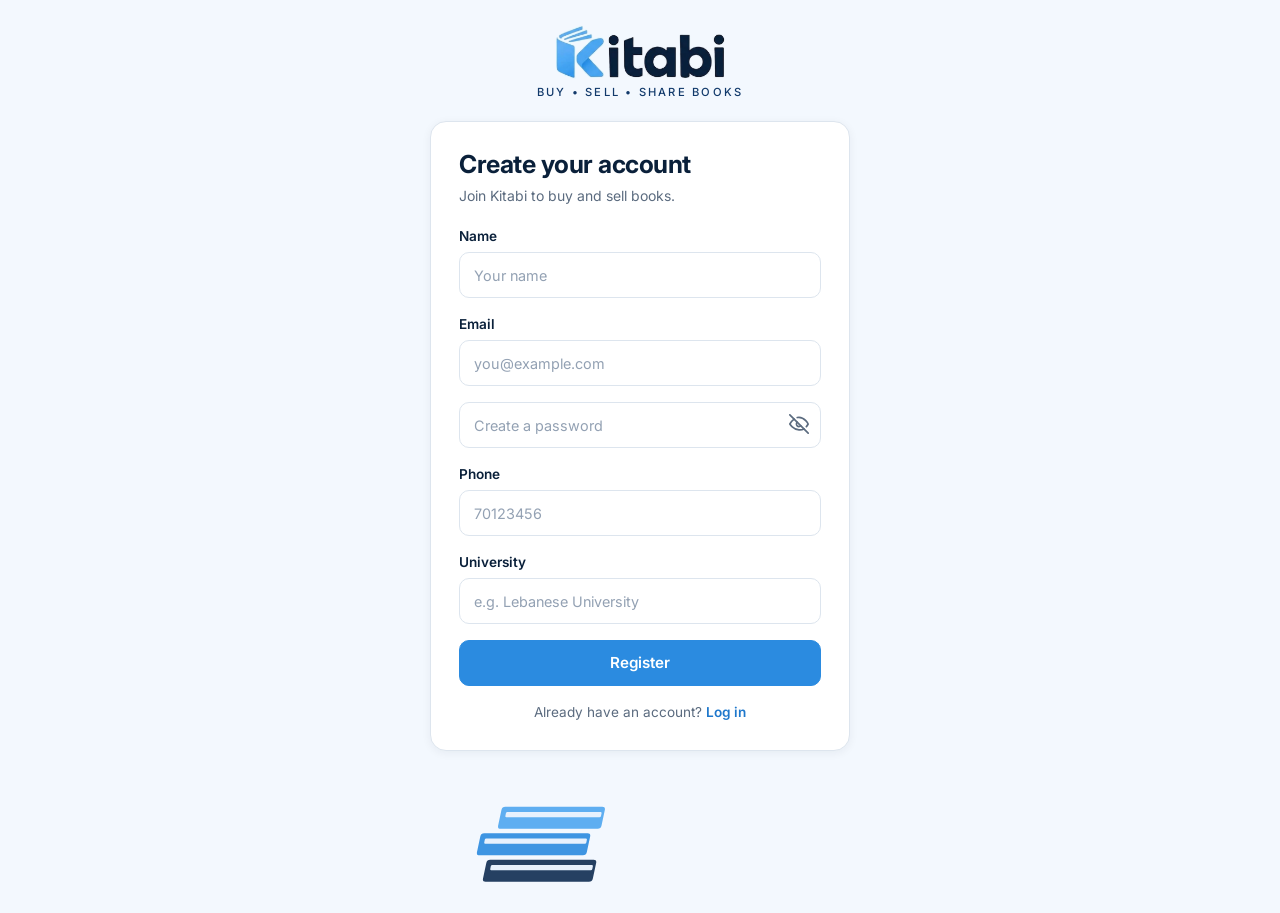
<file: Kitabi/wwwroot/register.html>
<!DOCTYPE html>
<html lang="en">
<head>
    <meta charset="UTF-8" />
    <meta name="viewport" content="width=device-width, initial-scale=1.0" />
    <title>Register — Kitabi</title>

    <link rel="preconnect" href="https://fonts.googleapis.com" />
    <link rel="preconnect" href="https://fonts.gstatic.com" crossorigin />
    <link href="https://fonts.googleapis.com/css2?family=Inter:wght@400;500;600;700&display=swap" rel="stylesheet" />
    <link rel="stylesheet" href="css/style.css" />
</head>
<body>

    <main class="auth-wrap">

        <a class="auth-logo" href="index.html">
            <img src="images/logo.png" alt="Kitabi" />
            <span>Buy • Sell • Share Books</span>
        </a>

        <section class="card">
            <h1>Create your account</h1>
            <p class="subtitle">Join Kitabi to buy and sell books.</p>

            <form id="registerForm" novalidate>

                <div class="field">
                    <label for="name">Name</label>
                    <input
                        id="name"
                        name="name"
                        type="text"
                        placeholder="Your name"
                        required
                        minlength="3"
                        maxlength="50"
                        autocomplete="name"
                    />
                    <div class="field-error" data-error-for="name"></div>
                </div>

                <div class="field">
                    <label for="email">Email</label>
                    <input
                        id="email"
                        name="email"
                        type="email"
                        placeholder="you@example.com"
                        required
                        autocomplete="email"
                    />
                    <div class="field-error" data-error-for="email"></div>
                </div>

                <div class="field">
<div class="password-wrap">
    <input
        id="password"
        name="password"
        type="password"
        placeholder="Create a password"
        required
        minlength="6"
        maxlength="100"
        autocomplete="new-password"
    />
    <button type="button" class="toggle-password" data-target="password" aria-label="Show password" aria-pressed="false">
        <svg class="eye-open" viewBox="0 0 24 24" fill="none" stroke="currentColor" stroke-width="2" stroke-linecap="round" stroke-linejoin="round" aria-hidden="true"><path d="M1 12s4-7 11-7 11 7 11 7-4 7-11 7S1 12 1 12z"/><circle cx="12" cy="12" r="3"/></svg>
        <svg class="eye-off" viewBox="0 0 24 24" fill="none" stroke="currentColor" stroke-width="2" stroke-linecap="round" stroke-linejoin="round" aria-hidden="true"><path d="M17.94 17.94A10.9 10.9 0 0 1 12 19C5 19 1 12 1 12a18.5 18.5 0 0 1 5.06-5.94M9.9 4.24A9.1 9.1 0 0 1 12 4c7 0 11 8 11 8a18.5 18.5 0 0 1-2.16 3.19M14.12 14.12a3 3 0 1 1-4.24-4.24"/><path d="M1 1l22 22"/></svg>
    </button>
</div>
<div class="field-error" data-error-for="password"></div>

                </div>

                <div class="field">
                    <label for="phone">Phone</label>
                    <input
                        id="phone"
                        name="phone"
                        type="tel"
                        required
                        placeholder="70123456"
                        autocomplete="tel"
                    />
                    <div class="field-error" data-error-for="phone"></div>
                </div>

                <div class="field">
                    <label for="university">University</label>
                    <input
                        id="university"
                        name="university"
                        type="text"
                        placeholder="e.g. Lebanese University"
                        required
                        maxlength="100"
                    />
                    <div class="field-error" data-error-for="university"></div>
                </div>

                <div id="alert" class="alert" role="alert"></div>

                <button type="submit" id="submitBtn" class="btn btn-primary btn-block">Register</button>

            </form>

            <p class="link-row">
                Already have an account? <a href="login.html">Log in</a>
            </p>
        </section>

        <div class="stack"></div>
    </main>

    <script src="js/api.js"></script>
    <script src="js/register.js"></script>

</body>
</html>
</file>
<file: Kitabi/wwwroot/css/home.css>
/* ============================================================
   Kitabi — Home page styles
   Includes: layout, header (with mobile menu), hero,
   chips, books, footer.
   ============================================================ */

:root {
    --blue: #4EA7F0;
    --blue-600: #2B8BE0;
    --blue-700: #1F78CC;
    --navy: #0A203A;
    --navy-2: #123A6B;
    --soft: #F3F8FE;
    --soft-2: #E6F1FD;
    --border: #DDE5EE;
    --muted: #5B6B7F;
    --danger: #B42318;
    --success: #1B7A45;
    --shadow: 0 2px 10px rgba(10, 32, 58, .06);
    --shadow-lg: 0 8px 24px rgba(10, 32, 58, .12);
}

*, *::before, *::after { box-sizing: border-box; }
* { margin: 0; }
html { scroll-behavior: smooth; scroll-padding-top: 90px; }

body {
    font-family: Inter, system-ui, -apple-system, "Segoe UI", Roboto, sans-serif;
    color: var(--navy);
    background: #fff;
    min-height: 100vh;
    line-height: 1.5;
    -webkit-font-smoothing: antialiased;
}

img { max-width: 100%; display: block; }
a { color: inherit; text-decoration: none; }
button { font-family: inherit; }
[hidden] { display: none !important; }

.container {
    width: 100%;
    max-width: 1180px;
    margin: 0 auto;
    padding: 0 20px;
}

:focus-visible {
    outline: 0;
    box-shadow: 0 0 0 3px rgba(78, 167, 240, .45);
    border-radius: 8px;
}

/* ---------- Header ---------- */
.site-header {
    position: sticky;
    top: 0;
    z-index: 20;
    background: rgba(255, 255, 255, .94);
    backdrop-filter: blur(8px);
    border-bottom: 1px solid var(--border);
}

.header-inner {
    display: flex;
    align-items: center;
    gap: 28px;
    min-height: 64px;
    flex-wrap: wrap;
}

.brand img { height: 34px; width: auto; }

/* ---------- Main nav ---------- */
.main-nav {
    display: flex;
    gap: 26px;
    font-size: 14px;
    font-weight: 500;
}

.main-nav a {
    position: relative;
    padding: 22px 0;
    color: var(--navy);
    transition: color .2s;
}

/* Unified hover: text turns blue, no background */
.main-nav a:hover,
.main-nav a.active {
    color: var(--blue-700);
    background: none;
}

.main-nav a.active::after {
    content: "";
    position: absolute;
    left: 0;
    right: 0;
    bottom: -1px;
    height: 2px;
    background: var(--blue-600);
    border-radius: 2px;
}

/* ---------- Header actions ---------- */
.header-actions {
    margin-left: auto;
    display: flex;
    align-items: center;
    gap: 14px;
}

/* Login / Logout — same hover as nav links: text turns blue, no box */
.header-link {
    display: inline-flex;
    align-items: center;
    gap: 7px;
    padding: 6px 10px;
    font-size: 14px;
    font-weight: 500;
    color: var(--navy);
    background: none;
    border: 0;
    border-radius: 8px;
    cursor: pointer;
    text-decoration: none;
    transition: color .2s;
}

.header-link:hover,
.header-link:active,
.header-link:focus-visible {
    color: var(--blue-700);
    background: none;
    box-shadow: none;
}

/* Profile — same hover, no circular background */
.icon-btn {
    display: grid;
    place-items: center;
    width: 34px;
    height: 34px;
    color: var(--navy);
    border-radius: 8px;
    transition: color .2s;
}

.icon-btn:hover,
.icon-btn:active,
.icon-btn:focus-visible {
    color: var(--blue-700);
    background: none;
    box-shadow: none;
}

/* ---------- Hamburger toggle (hidden on desktop) ---------- */
.nav-toggle {
    display: none;
    font-size: 1.4rem;
    line-height: 1;
    padding: 6px 10px;
    color: var(--navy);
    background: none;
    border: 0;
    border-radius: 8px;
    cursor: pointer;
    transition: color .2s;
    -webkit-tap-highlight-color: rgba(78, 167, 240, .15);
}

.nav-toggle:hover,
.nav-toggle:active,
.nav-toggle:focus-visible {
    color: var(--blue-700);
    background: none;
    box-shadow: none;
}

/* Burger turns blue while menu is open */
.nav-toggle[aria-expanded="true"] {
    color: var(--blue-700);
}

/* Consistent focus ring for all header interactive elements */
.site-header .main-nav a:focus-visible,
.site-header .header-link:focus-visible,
.site-header .icon-btn:focus-visible,
.site-header .nav-toggle:focus-visible {
    outline: 0;
    box-shadow: 0 0 0 3px rgba(78, 167, 240, .45);
    border-radius: 8px;
    color: var(--blue-700);
}

/* ---------- Hero ---------- */
.hero {
    position: relative;
    overflow: hidden;
    display: flex;
    align-items: center;
    justify-content: space-between;
    gap: 24px;
    margin-top: 20px;
    padding: 44px 40px;
    background: linear-gradient(135deg, var(--soft) 0%, var(--soft-2) 100%);
    border: 1px solid var(--soft-2);
    border-radius: 16px;
}

.hero-text {
    position: relative;
    z-index: 1;
    max-width: 560px;
    flex: 1;
}

.hero-tags {
    display: flex;
    flex-wrap: wrap;
    align-items: center;
    gap: 10px;
    margin-bottom: 14px;
    font-size: 14px;
    font-weight: 500;
    color: var(--blue-700);
}

.hero-tags i {
    width: 4px;
    height: 4px;
    border-radius: 50%;
    background: var(--blue);
}

.hero h1 {
    font-size: clamp(32px, 5vw, 46px);
    font-weight: 800;
    line-height: 1.12;
    letter-spacing: -.03em;
}

.hero-sub {
    margin: 14px 0 26px;
    max-width: 440px;
    font-size: 16px;
    color: var(--navy-2);
}

.hero-art {
    flex: 0 0 auto;
    width: min(340px, 36%);
    height: auto;
}

.search-bar {
    display: flex;
    align-items: center;
    gap: 10px;
    padding: 6px 6px 6px 16px;
    background: #fff;
    border: 1px solid var(--border);
    border-radius: 10px;
    box-shadow: var(--shadow);
    color: var(--blue-600);
    transition: border-color .2s, box-shadow .2s;
}

.search-bar:focus-within {
    border-color: var(--blue);
    box-shadow: 0 0 0 3px rgba(78, 167, 240, .25);
}

.search-bar input {
    flex: 1;
    min-width: 0;
    height: 42px;
    font-family: inherit;
    font-size: 15px;
    color: var(--navy);
    background: none;
    border: 0;
    outline: 0;
}

.search-bar input::placeholder { color: #93A1B3; }

/* ---------- Buttons ---------- */
.btn {
    display: inline-flex;
    align-items: center;
    justify-content: center;
    gap: 8px;
    height: 42px;
    padding: 0 22px;
    border: 1px solid transparent;
    border-radius: 8px;
    font-family: inherit;
    font-size: 15px;
    font-weight: 600;
    cursor: pointer;
    transition: .2s;
}

.btn-primary { background: var(--blue-600); color: #fff; }
.btn-primary:hover { background: var(--blue-700); }
.btn-outline { background: #fff; color: var(--blue-700); border-color: var(--border); }
.btn-outline:hover { border-color: var(--blue); background: var(--soft); }

/* ---------- Category chips ---------- */
.chips-wrap {
    position: relative;
    display: flex;
    align-items: center;
    gap: 10px;
    margin: 22px 0 6px;
}

.chips {
    display: flex;
    gap: 10px;
    flex: 1;
    overflow-x: auto;
    scrollbar-width: none;
    scroll-behavior: smooth;
    padding: 4px 2px;
}
.chips::-webkit-scrollbar { display: none; }

.chip {
    flex: 0 0 auto;
    height: 38px;
    padding: 0 20px;
    font-size: 14px;
    font-weight: 500;
    color: var(--navy);
    background: #fff;
    border: 1px solid var(--border);
    border-radius: 999px;
    cursor: pointer;
    white-space: nowrap;
    transition: .2s;
}

.chip:hover { border-color: var(--blue); background: var(--soft); }
.chip.active {
    background: var(--blue-600);
    border-color: var(--blue-600);
    color: #fff;
    font-weight: 600;
}

.chips-next {
    flex: 0 0 auto;
    display: grid;
    place-items: center;
    width: 34px;
    height: 34px;
    color: var(--navy);
    background: #fff;
    border: 1px solid var(--border);
    border-radius: 50%;
    cursor: pointer;
    transition: .2s;
}
.chips-next:hover { background: var(--soft); border-color: var(--blue); }

/* ---------- Books ---------- */
.books { padding: 18px 0 56px; }

.section-head {
    display: flex;
    align-items: baseline;
    justify-content: space-between;
    gap: 12px;
    margin-bottom: 16px;
}
.section-head h2 {
    font-size: 20px;
    font-weight: 700;
    letter-spacing: -.01em;
}

.link-btn {
    background: none;
    border: 0;
    cursor: pointer;
    font-size: 14px;
    font-weight: 600;
    color: var(--blue-700);
}
.link-btn:hover { text-decoration: underline; }

.book-grid {
    display: grid;
    grid-template-columns: repeat(4, 1fr);
    gap: 16px;
}

.book-card {
    display: flex;
    flex-direction: column;
    gap: 4px;
    padding: 14px;
    background: #fff;
    border: 1px solid var(--border);
    border-radius: 12px;
    box-shadow: var(--shadow);
    transition: box-shadow .2s, transform .2s, border-color .2s;
}
.book-card:hover {
    box-shadow: var(--shadow-lg);
    transform: translateY(-2px);
    border-color: var(--soft-2);
}

.cover {
    position: relative;
    aspect-ratio: 3 / 3.4;
    margin-bottom: 10px;
    display: grid;
    place-items: center;
    overflow: hidden;
    background: var(--soft);
    border-radius: 8px;
}
.cover img {
    width: auto;
    height: 100%;
    max-width: 100%;
    object-fit: contain;
    box-shadow: 0 6px 16px rgba(10, 32, 58, .25);
}

.cover-fallback {
    width: 62%;
    height: 88%;
    padding: 12px 8px;
    display: flex;
    flex-direction: column;
    justify-content: center;
    align-items: center;
    text-align: center;
    color: #fff;
    border-radius: 3px;
    box-shadow: 0 6px 16px rgba(10, 32, 58, .25);
    border-left: 5px solid rgba(255, 255, 255, .22);
}
.cover-fallback b {
    font-size: 13px;
    line-height: 1.2;
    font-weight: 700;
    letter-spacing: .01em;
    overflow-wrap: anywhere;
}
.cover-fallback small { margin-top: 8px; font-size: 10px; opacity: .8; }
.cover-fallback.c0 { background: linear-gradient(160deg, var(--navy-2), var(--navy)); }
.cover-fallback.c1 { background: linear-gradient(160deg, var(--blue), var(--blue-700)); }
.cover-fallback.c2 { background: linear-gradient(160deg, var(--blue-700), var(--navy-2)); }
.cover-fallback.c3 { background: linear-gradient(160deg, var(--navy), var(--blue-700)); }

.book-title {
    font-size: 15px;
    font-weight: 700;
    line-height: 1.3;
    display: -webkit-box;
    -webkit-box-orient: vertical;
    overflow: hidden;
}
.book-author {
    font-size: 13px;
    color: var(--muted);
    white-space: nowrap;
    overflow: hidden;
    text-overflow: ellipsis;
}
.book-meta {
    font-size: 12px;
    color: var(--muted);
    white-space: nowrap;
    overflow: hidden;
    text-overflow: ellipsis;
}

.badge {
    align-self: flex-start;
    margin-top: 6px;
    padding: 2px 10px;
    font-size: 12px;
    font-weight: 500;
    border-radius: 999px;
    background: var(--soft-2);
    color: var(--blue-700);
}
.badge.good { background: #E9F7EF; color: var(--success); }
.badge.fair { background: var(--soft); color: var(--muted); border: 1px solid var(--border); }

.book-price {
    margin-top: 6px;
    font-size: 18px;
    font-weight: 700;
}

/* ---------- Loading / empty / error ---------- */
.skeleton { pointer-events: none; }
.skeleton .cover,
.skeleton .line {
    background: linear-gradient(90deg, var(--soft) 25%, var(--soft-2) 50%, var(--soft) 75%);
    background-size: 200% 100%;
    animation: shimmer 1.3s infinite linear;
}
.skeleton .line {
    height: 12px;
    border-radius: 6px;
    margin-top: 8px;
}
.skeleton .line.w70 { width: 70%; }
.skeleton .line.w40 { width: 40%; }

@keyframes shimmer {
    to { background-position: -200% 0; }
}

.status {
    display: flex;
    flex-direction: column;
    align-items: center;
    gap: 12px;
    padding: 48px 20px;
    text-align: center;
    color: var(--muted);
    background: var(--soft);
    border: 1px dashed var(--border);
    border-radius: 12px;
}
.status strong { color: var(--navy); font-size: 17px; }
.status.error strong { color: var(--danger); }

/* ---------- Toast ---------- */
.toast {
    position: fixed;
    left: 50%;
    bottom: 24px;
    z-index: 50;
    max-width: calc(100% - 32px);
    padding: 10px 16px;
    font-size: 14px;
    color: var(--danger);
    background: #FDF0EE;
    border: 1px solid var(--danger);
    border-radius: 8px;
    box-shadow: var(--shadow-lg);
    transform: translate(-50%, 20px);
    opacity: 0;
    pointer-events: none;
    transition: opacity .2s, transform .2s;
}
.toast.show {
    opacity: 1;
    transform: translate(-50%, 0);
}

/* ---------- Footer ---------- */
.site-footer { background: var(--navy); color: #fff; }

.footer-inner {
    display: flex;
    align-items: center;
    justify-content: space-between;
    gap: 24px 40px;
    flex-wrap: wrap;
    padding-top: 28px;
    padding-bottom: 28px;
}

.footer-brand img {
    height: 34px;
    width: auto;
    filter: brightness(0) invert(1);
}
.footer-brand p {
    margin-top: 6px;
    font-size: 12px;
    letter-spacing: .04em;
    color: rgba(255, 255, 255, .8);
}

.footer-links {
    display: flex;
    gap: 28px;
    font-size: 14px;
}
.footer-links a {
    color: rgba(255, 255, 255, .9);
    transition: color .2s;
}
.footer-links a:hover { color: var(--blue); }

.footer-side {
    display: flex;
    flex-direction: column;
    align-items: flex-end;
    gap: 10px;
}
.footer-side small { font-size: 12px; color: rgba(255, 255, 255, .65); }

.socials { display: flex; gap: 16px; }
.socials a {
    display: grid;
    place-items: center;
    color: #fff;
    opacity: .9;
    transition: .2s;
}
.socials a:hover { color: var(--blue); opacity: 1; }

/* ============================================================
   Responsive
   ============================================================ */

@media (max-width: 960px) {
    .book-grid { grid-template-columns: repeat(3, 1fr); }
}

@media (max-width: 720px) {
    .header-inner { gap: 0 12px; }
    .brand img { height: 30px; }
    .header-actions { gap: 4px; }

    /* Show hamburger, hide nav by default, show when .open */
    .nav-toggle { display: inline-flex; }

    .main-nav {
        order: 3;
        flex-basis: 100%;
        flex-direction: column;
        gap: 0;
        margin: 0 -20px;
        padding: 0 20px;
        border-top: 1px solid var(--border);
        background: #fff;
        display: none;
    }

    .main-nav.open { display: flex; }

    .main-nav a {
        padding: 12px 0;
        -webkit-tap-highlight-color: rgba(78, 167, 240, .15);
    }

    /* Hover (desktop window resized) + tap + keyboard focus */
    .main-nav a:hover,
    .main-nav a:active,
    .main-nav a:focus-visible {
        color: var(--blue-700);
    }

    .main-nav a.active::after { display: none; }

    .hero { padding: 28px 20px; }
    .hero-art {
        position: absolute;
        right: -40px;
        bottom: -10px;
        width: 190px;
        opacity: .85;
    }
    .hero-text { max-width: none; }
    .hero-sub { max-width: 80%; }

    .book-grid { grid-template-columns: repeat(2, 1fr); gap: 12px; }
    .book-card { padding: 10px; }

    .footer-inner { flex-direction: column; align-items: flex-start; }
    .footer-side { align-items: flex-start; }
}

@media (max-width: 420px) {
    .container { padding: 0 14px; }
    .search-bar { padding-left: 12px; }
    .search-bar svg { display: none; }
    .btn { padding: 0 16px; }
    .book-price { font-size: 16px; }
}

@media (prefers-reduced-motion: reduce) {
    * {
        animation: none !important;
        transition: none !important;
        scroll-behavior: auto !important;
    }
}
</file>
<file: Kitabi/wwwroot/css/pages.css>
/* ============================================================
   Kitabi — Shared static page styles
   Used by: about.html, how-it-works.html, faq.html, contact.html
   Loaded AFTER home.css (which provides header, footer,
   buttons, chips, badges, colour tokens, and the hamburger).
   ============================================================ */

/* ---------- Page shell ---------- */
.page { padding-bottom: 64px; }

/* ---------- Page hero (title area) ---------- */
.page-hero {
    background: linear-gradient(135deg, var(--soft) 0%, var(--soft-2) 100%);
    border: 1px solid var(--soft-2);
    border-radius: 16px;
    padding: 44px 40px;
    margin-top: 20px;
    text-align: center;
}
.page-hero h1 {
    font-size: clamp(28px, 4.5vw, 40px);
    font-weight: 800;
    letter-spacing: -.03em;
    line-height: 1.15;
    color: var(--navy);
}
.page-hero p {
    margin: 12px auto 0;
    max-width: 620px;
    font-size: 1.05rem;
    color: var(--navy-2);
}

/* ---------- Section wrapper ---------- */
.section {
    padding: 44px 0 0;
}
.section h2 {
    font-size: clamp(22px, 3vw, 28px);
    font-weight: 700;
    letter-spacing: -.02em;
    color: var(--navy);
    margin-bottom: 6px;
}
.section .section-sub {
    color: var(--muted);
    margin-bottom: 22px;
}

/* ---------- Cards grid ---------- */
.card-grid {
    display: grid;
    gap: 20px;
    grid-template-columns: repeat(auto-fit, minmax(240px, 1fr));
}

.card-box {
    background: #fff;
    border: 1px solid var(--border);
    border-radius: 12px;
    padding: 24px;
    box-shadow: var(--shadow);
    transition: transform .2s, box-shadow .2s, border-color .2s;
}
.card-box:hover {
    transform: translateY(-2px);
    box-shadow: var(--shadow-lg);
    border-color: var(--soft-2);
}
.card-box .icon {
    display: inline-grid;
    place-items: center;
    width: 44px;
    height: 44px;
    margin-bottom: 14px;
    color: #fff;
    background: linear-gradient(135deg, var(--blue) 0%, var(--blue-700) 100%);
    border-radius: 10px;
    box-shadow: 0 4px 10px rgba(31, 120, 204, .3);
}
.card-box h3 {
    font-size: 1.1rem;
    font-weight: 700;
    letter-spacing: -.01em;
    margin-bottom: 6px;
}
.card-box p {
    font-size: 0.95rem;
    color: var(--muted);
    line-height: 1.6;
}

/* ---------- Content panel (long text) ---------- */
.panel {
    background: #fff;
    border: 1px solid var(--border);
    border-radius: 12px;
    box-shadow: var(--shadow);
    padding: 28px;
}
.panel + .panel { margin-top: 20px; }

.panel h2 {
    font-size: 1.35rem;
    font-weight: 700;
    margin-bottom: 12px;
    letter-spacing: -.01em;
}
.panel h3 {
    font-size: 1.05rem;
    font-weight: 700;
    margin: 18px 0 6px;
    color: var(--navy);
}
.panel p {
    color: var(--navy-2);
    font-size: 0.98rem;
    line-height: 1.7;
}
.panel p + p { margin-top: 10px; }
.panel ul {
    padding-left: 1.25rem;
    margin: 10px 0;
}
.panel ul li {
    margin-bottom: 6px;
    color: var(--navy-2);
    line-height: 1.7;
}
.panel ul li strong { color: var(--navy); }

/* ---------- Steps (how-it-works) ---------- */
.steps {
    display: grid;
    gap: 20px;
    counter-reset: step;
}
.step {
    position: relative;
    padding: 24px 24px 24px 76px;
    background: #fff;
    border: 1px solid var(--border);
    border-radius: 12px;
    box-shadow: var(--shadow);
    transition: transform .2s, box-shadow .2s;
}
.step:hover {
    transform: translateY(-2px);
    box-shadow: var(--shadow-lg);
}
.step::before {
    counter-increment: step;
    content: counter(step);
    position: absolute;
    top: 24px;
    left: 24px;
    width: 36px;
    height: 36px;
    display: grid;
    place-items: center;
    font-size: 1rem;
    font-weight: 700;
    color: #fff;
    background: linear-gradient(135deg, var(--blue) 0%, var(--blue-700) 100%);
    border-radius: 10px;
    box-shadow: 0 4px 10px rgba(31, 120, 204, .3);
}
.step h3 {
    font-size: 1.05rem;
    font-weight: 700;
    margin-bottom: 4px;
    color: var(--navy);
}
.step p {
    color: var(--muted);
    font-size: 0.95rem;
    line-height: 1.65;
}

/* ---------- FAQ accordion ---------- */
.faq-list {
    display: grid;
    gap: 12px;
    max-width: 780px;
    margin: 0 auto;
}
.faq-item {
    background: #fff;
    border: 1px solid var(--border);
    border-radius: 12px;
    box-shadow: var(--shadow);
    transition: background .2s, border-color .2s, box-shadow .2s;
}
.faq-item[open] {
    background: var(--soft);
    border-color: var(--blue);
    box-shadow: var(--shadow-lg);
}
.faq-item summary {
    list-style: none;
    cursor: pointer;
    display: flex;
    align-items: center;
    gap: 12px;
    padding: 16px 20px;
    font-size: 1rem;
    font-weight: 600;
    color: var(--navy);
    transition: color .2s;
}
.faq-item summary::-webkit-details-marker { display: none; }
.faq-item summary::after {
    content: "+";
    margin-left: auto;
    width: 26px;
    height: 26px;
    display: grid;
    place-items: center;
    font-size: 18px;
    font-weight: 700;
    color: var(--blue-700);
    background: var(--soft-2);
    border-radius: 50%;
    transition: transform .2s, background .2s, color .2s;
}
.faq-item[open] summary::after {
    content: "−";
    transform: rotate(180deg);
    background: var(--blue-600);
    color: #fff;
}
.faq-item summary:hover { color: var(--blue-700); }
.faq-item .answer {
    padding: 0 20px 18px;
    color: var(--navy-2);
    font-size: 0.95rem;
    line-height: 1.7;
}

/* ---------- Contact page (simple email card) ---------- */
.contact-simple {
    max-width: 520px;
    margin: 0 auto;
    padding: 48px 32px;
    background: #fff;
    border: 1px solid var(--border);
    border-radius: 16px;
    box-shadow: var(--shadow);
    text-align: center;
}

.contact-simple .mail-icon {
    display: inline-grid;
    place-items: center;
    width: 60px;
    height: 60px;
    margin-bottom: 18px;
    color: #fff;
    background: linear-gradient(135deg, var(--blue) 0%, var(--blue-700) 100%);
    border-radius: 14px;
    box-shadow: 0 6px 16px rgba(31, 120, 204, .35);
}

.contact-simple h2 {
    font-size: 1.35rem;
    font-weight: 700;
    letter-spacing: -.01em;
    margin-bottom: 6px;
    color: var(--navy);
}

.contact-simple p {
    font-size: 0.95rem;
    margin-bottom: 22px;
}

.contact-simple .mail-link {
    display: inline-block;
    padding: 12px 24px;
    font-size: 1rem;
    font-weight: 600;
    color: var(--blue-700);
    background: var(--soft);
    border: 1px solid var(--soft-2);
    border-radius: 10px;
    text-decoration: none;
    transition: background .2s, border-color .2s, transform .1s;
    word-break: break-all;
}

.contact-simple .mail-link:hover {
    background: var(--soft-2);
    border-color: var(--blue);
    transform: translateY(-1px);
    text-decoration: none;
}

.contact-simple .mail-link:active {
    transform: translateY(0);
}

/* ============================================================
   Responsive
   ============================================================ */

@media (max-width: 720px) {
    .page-hero {
        padding: 32px 20px;
        border-radius: 14px;
    }
    .page-hero p { font-size: 1rem; }

    .section { padding: 32px 0 0; }

    .panel { padding: 22px 18px; }

    .step {
        padding: 20px 20px 20px 68px;
    }
    .step::before {
        top: 20px;
        left: 20px;
        width: 32px;
        height: 32px;
        font-size: 0.95rem;
    }
}

@media (max-width: 560px) {
    .contact-simple {
        padding: 36px 22px;
        border-radius: 14px;
    }
    .contact-simple .mail-icon {
        width: 52px;
        height: 52px;
    }
    .contact-simple h2 { font-size: 1.2rem; }
    .contact-simple .mail-link {
        padding: 10px 18px;
        font-size: 0.92rem;
    }
}

@media (max-width: 480px) {
    .page-hero { padding: 28px 16px; }
    .page-hero h1 { font-size: 26px; }

    .section h2 { font-size: 20px; }

    .card-box { padding: 20px; }
    .card-box h3 { font-size: 1rem; }

    .faq-item summary {
        padding: 14px 16px;
        font-size: 0.95rem;
    }
    .faq-item .answer { padding: 0 16px 16px; }

    .step { padding: 18px 16px 18px 64px; }
    .step::before {
        top: 18px;
        left: 16px;
        width: 30px;
        height: 30px;
    }
}

@media (max-width: 380px) {
    .contact-simple {
        padding: 28px 16px;
    }
    .contact-simple .mail-link {
        padding: 10px 14px;
        font-size: 0.85rem;
    }
}

@media (prefers-reduced-motion: reduce) {
    * {
        animation: none !important;
        transition: none !important;
    }
}
</file>
<file: Kitabi/wwwroot/css/book.css>
/* ============================================================
   Kitabi — Book detail page
   Loaded AFTER home.css, which provides:
     - design tokens (--blue, --navy, --soft, etc.)
     - shared header (.site-header, .main-nav, .brand, .icon-btn)
     - shared footer (.site-footer, .footer-inner, ...)
     - .btn, .btn-primary, .btn-outline
     - .badge and .badge.good / .fair
     - .cover-fallback tones (c0..c3 in home.css — we mirror as tone-N)
     - .toast
     - .container, :focus-visible, [hidden]
   Only the detail-page-specific rules live here.
   ============================================================ */

/* ---------- Page shell ---------- */
.page-main { flex: 1; padding-bottom: 64px; }

/* ---------- Breadcrumbs ---------- */
.breadcrumbs {
    display: flex;
    align-items: center;
    gap: 10px;
    min-width: 0;
    margin: 26px 0 22px;
    color: var(--muted);
    font-size: 13px;
}
.breadcrumbs a { color: var(--blue-700); }
.breadcrumbs a:hover { text-decoration: underline; }
.breadcrumb-current {
    overflow: hidden;
    color: var(--muted);
    text-overflow: ellipsis;
    white-space: nowrap;
}

/* ---------- Page status (loading / error) ---------- */
.page-status {
    min-height: 180px;
    display: flex;
    align-items: center;
    justify-content: center;
    gap: 12px;
    padding: 28px;
    color: var(--muted);
    background: var(--soft);
    border: 1px solid var(--border);
    border-radius: 12px;
    text-align: center;
}
.page-status.error {
    flex-direction: column;
    color: var(--muted);
}
.page-status strong { color: var(--navy); font-size: 17px; }
.page-status.error strong { color: var(--danger); }
.page-status p { max-width: 460px; }

.loading-spinner {
    width: 20px;
    height: 20px;
    border: 2px solid var(--soft-2);
    border-top-color: var(--blue-600);
    border-radius: 50%;
    animation: spin .8s linear infinite;
}
@keyframes spin { to { transform: rotate(360deg); } }

/* ---------- Layout ---------- */
.detail-layout {
    display: grid;
    grid-template-columns: minmax(0, 1fr) minmax(0, 1.05fr);
    align-items: start;
    gap: clamp(28px, 5vw, 60px);
}

/* ---------- Gallery ---------- */
.gallery { min-width: 0; }

.main-image {
    position: relative;
    min-height: 390px;
    aspect-ratio: 1 / 1.08;
    display: grid;
    place-items: center;
    overflow: hidden;
    background: var(--soft);
    border: 1px solid var(--soft-2);
    border-radius: 16px;
}
.main-image > img {
    width: auto;
    height: 86%;
    max-width: 82%;
    object-fit: contain;
    border-radius: 3px;
    box-shadow: 0 12px 28px rgba(10, 32, 58, .2);
}

/* Fallback cover when there's no image (book detail page uses tone-N) */
.cover-fallback {
    width: min(62%, 280px);
    height: 80%;
    display: flex;
    flex-direction: column;
    align-items: center;
    justify-content: center;
    padding: 24px;
    color: #fff;
    text-align: center;
    border-left: 8px solid rgba(255, 255, 255, .22);
    border-radius: 5px;
    box-shadow: 0 12px 28px rgba(10, 32, 58, .24);
}
.cover-fallback b {
    max-width: 100%;
    font-size: clamp(18px, 2.2vw, 26px);
    line-height: 1.2;
    overflow-wrap: anywhere;
}
.cover-fallback small {
    margin-top: 14px;
    color: rgba(255, 255, 255, .82);
    font-size: 13px;
}
.cover-fallback.tone-0 { background: linear-gradient(155deg, var(--navy-2), var(--navy)); }
.cover-fallback.tone-1 { background: linear-gradient(155deg, var(--blue), var(--blue-700)); }
.cover-fallback.tone-2 { background: linear-gradient(155deg, var(--blue-700), var(--navy-2)); }
.cover-fallback.tone-3 { background: linear-gradient(155deg, var(--navy), var(--blue-700)); }

.image-thumbs {
    display: flex;
    gap: 10px;
    overflow-x: auto;
    padding: 14px 2px 4px;
}

.thumb {
    flex: 0 0 72px;
    width: 72px;
    height: 78px;
    display: grid;
    place-items: center;
    padding: 5px;
    overflow: hidden;
    background: #fff;
    border: 1px solid var(--border);
    border-radius: 8px;
    cursor: pointer;
    transition: border-color .2s, box-shadow .2s;
}
.thumb:hover,
.thumb.active {
    border-color: var(--blue-600);
    box-shadow: 0 0 0 2px rgba(78, 167, 240, .16);
}
.thumb img {
    width: 100%;
    height: 100%;
    object-fit: contain;
}

/* ---------- Detail column ---------- */
.detail-column { min-width: 0; padding: 4px 0; }

.eyebrow {
    margin-bottom: 8px;
    color: var(--blue-700);
    font-size: 13px;
    font-weight: 700;
    letter-spacing: .08em;
    text-transform: uppercase;
}

.book-heading h1 {
    font-size: clamp(28px, 4vw, 40px);
    font-weight: 800;
    line-height: 1.12;
    letter-spacing: -.035em;
    overflow-wrap: anywhere;
}
.author-line {
    margin-top: 9px;
    color: var(--muted);
    font-size: 16px;
}

.badges {
    display: flex;
    flex-wrap: wrap;
    gap: 8px;
    margin-top: 18px;
}
.badge {
    display: inline-flex;
    align-items: center;
    min-height: 28px;
    padding: 3px 11px;
    color: var(--blue-700);
    background: var(--soft-2);
    border-radius: 999px;
    font-size: 12px;
    font-weight: 600;
}
.badge.condition-good { color: var(--success); background: #E9F7EF; }
.badge.condition-fair,
.badge.condition-poor { color: var(--muted); background: var(--soft); border: 1px solid var(--border); }
.badge.status-badge { color: var(--success); background: #E9F7EF; }
.badge.status-badge.unavailable { color: var(--danger); background: #FDF0EE; }

/* ---------- Price panel ---------- */
.price-panel {
    display: flex;
    align-items: center;
    justify-content: space-between;
    gap: 18px;
    margin-top: 26px;
    padding: 18px 20px;
    background: linear-gradient(135deg, var(--soft) 0%, var(--soft-2) 100%);
    border: 1px solid var(--soft-2);
    border-radius: 12px;
}
.price-label {
    color: var(--muted);
    font-size: 12px;
    font-weight: 600;
    text-transform: uppercase;
    letter-spacing: .05em;
}
.price {
    margin-top: 1px;
    color: var(--navy);
    font-size: 30px;
    font-weight: 800;
    line-height: 1.2;
}
.price-note {
    max-width: 185px;
    color: var(--navy-2);
    font-size: 12px;
    text-align: right;
}

/* ---------- Facts row ---------- */
.book-facts {
    display: grid;
    grid-template-columns: repeat(3, minmax(0, 1fr));
    gap: 14px;
    margin: 22px 0 26px;
}
.fact {
    min-width: 0;
    padding: 12px 14px;
    background: #fff;
    border: 1px solid var(--border);
    border-radius: 10px;
}
.fact dt {
    color: var(--muted);
    font-size: 12px;
}
.fact dd {
    margin-top: 4px;
    color: var(--navy);
    font-size: 14px;
    font-weight: 600;
    overflow-wrap: anywhere;
}

/* ---------- Description ---------- */
.description-section {
    padding: 20px 0;
    border-top: 1px solid var(--border);
}
.description-section h2 {
    margin-bottom: 8px;
    font-size: 17px;
    font-weight: 700;
}
.description-section p {
    color: var(--muted);
    font-size: 14px;
    line-height: 1.75;
    white-space: pre-line;
    overflow-wrap: anywhere;
}

/* ---------- Seller card ---------- */
.seller-card {
    display: flex;
    align-items: center;
    gap: 14px;
    margin-top: 4px;
    padding: 16px;
    background: var(--soft);
    border: 1px solid var(--soft-2);
    border-radius: 12px;
}
.seller-avatar {
    flex: 0 0 46px;
    width: 46px;
    height: 46px;
    display: grid;
    place-items: center;
    color: #fff;
    background: linear-gradient(145deg, var(--blue), var(--blue-700));
    border-radius: 50%;
    font-size: 14px;
    font-weight: 700;
}
.seller-copy { min-width: 0; }
.seller-copy h2 {
    color: var(--muted);
    font-size: 12px;
    font-weight: 500;
}
.seller-name {
    margin-top: 1px;
    font-size: 15px;
    font-weight: 700;
    overflow-wrap: anywhere;
}
.seller-university {
    color: var(--muted);
    font-size: 13px;
    overflow-wrap: anywhere;
}

/* ---------- Actions ---------- */
.detail-actions {
    display: flex;
    flex-wrap: wrap;
    gap: 10px;
    margin-top: 18px;
}

/* Book detail overrides the base .btn slightly (min-height 44 vs 42) */
.detail-actions .btn {
    min-height: 44px;
    font-size: 14px;
}

.contact-hint {
    min-height: 20px;
    margin-top: 8px;
    color: var(--muted);
    font-size: 12px;
}

/* ============================================================
   Responsive
   ============================================================ */

@media (max-width: 820px) {
    .detail-layout {
        grid-template-columns: minmax(0, 1fr) minmax(0, 1fr);
        gap: 28px;
    }
    .main-image { min-height: 300px; }
    .book-facts { grid-template-columns: repeat(2, minmax(0, 1fr)); }
}

@media (max-width: 720px) {
    .detail-layout {
        grid-template-columns: 1fr;
        gap: 24px;
    }
    .main-image {
        min-height: 280px;
        max-height: 520px;
        aspect-ratio: 1 / .9;
    }
    .detail-column { padding-top: 0; }
}

@media (max-width: 420px) {
    .breadcrumbs { gap: 7px; font-size: 12px; }
    .main-image { min-height: 240px; }
    .price-panel {
        align-items: flex-start;
        flex-direction: column;
        gap: 8px;
    }
    .price-note { max-width: none; text-align: left; }
    .book-facts { gap: 8px; }
    .fact { padding: 10px; }
    .detail-actions { flex-direction: column; }
    .detail-actions .btn { width: 100%; }
}

@media (prefers-reduced-motion: reduce) {
    *, *::before, *::after {
        animation-duration: .01ms !important;
        transition-duration: .01ms !important;
        scroll-behavior: auto !important;
    }
}
</file>
<file: Kitabi/wwwroot/css/help.css>
﻿/* ============================================================
   Kitabi — Help page styles
   Mobile-first, responsive, matches Kitabi design tokens.
   ============================================================ */

:root {
    --blue: #4EA7F0;
    --blue-600: #2B8BE0;
    --blue-700: #1F78CC;
    --navy: #0A203A;
    --navy-2: #123A6B;
    --soft: #F3F8FE;
    --soft-2: #E6F1FD;
    --border: #DDE5EE;
    --muted: #5B6B7F;
    --danger: #B42318;
    --success: #1B7A45;
    --shadow: 0 2px 10px rgba(10, 32, 58, .06);
    --shadow-lg: 0 8px 24px rgba(10, 32, 58, .12);
}

/* ---------- Hero ---------- */
.help-hero {
    background: linear-gradient(135deg, var(--soft) 0%, var(--soft-2) 100%);
    text-align: center;
    padding: 2.5rem 1.25rem;
    border-bottom: 1px solid var(--border);
}

.help-hero h1 {
    font-size: 1.75rem;
    margin-bottom: 0.5rem;
    color: var(--navy);
    font-weight: 700;
    letter-spacing: -.02em;
}

.help-hero p {
    font-size: 1rem;
    color: var(--navy-2);
    max-width: 520px;
    margin: 0 auto;
}

/* ---------- Container ---------- */
.help-container {
    max-width: 850px;
    margin: 2rem auto;
    padding: 0 1rem;
    line-height: 1.7;
}

/* ---------- Sections ---------- */
.help-section {
    margin-bottom: 1.5rem;
    padding: 1.25rem 1.25rem;
    background: #fff;
    border: 1px solid var(--border);
    border-radius: 12px;
    box-shadow: var(--shadow);
    transition: transform .2s ease, box-shadow .2s ease;
}

.help-section:hover {
    transform: translateY(-2px);
    box-shadow: var(--shadow-lg);
}

.help-section h2 {
    margin-top: 0;
    margin-bottom: 0.75rem;
    color: var(--blue-700);
    font-size: 1.15rem;
    font-weight: 600;
    letter-spacing: -.01em;
}

.help-section p {
    font-size: 0.95rem;
    color: var(--navy-2);
}

.help-section p + p {
    margin-top: 0.5rem;
}

.help-section a {
    color: var(--blue-700);
    font-weight: 500;
}
.help-section a:hover {
    text-decoration: underline;
}

/* ---------- Ordered lists ---------- */
.help-section ol {
    padding-left: 1.25rem;
    margin: 0.5rem 0;
}

.help-section ol li {
    margin-bottom: 0.5rem;
    font-size: 0.95rem;
    color: var(--navy-2);
}

.help-section ol li strong {
    color: var(--navy);
    font-weight: 600;
}

/* ---------- FAQ details ---------- */
details {
    margin-bottom: 0.75rem;
    padding: 0.9rem 1rem;
    background: var(--soft);
    border-radius: 8px;
    border: 1px solid var(--border);
    transition: background .2s, border-color .2s;
}

details:last-of-type {
    margin-bottom: 0;
}

details summary {
    cursor: pointer;
    font-weight: 600;
    color: var(--blue-700);
    font-size: 0.95rem;
    list-style: none;
    display: flex;
    align-items: center;
    gap: 0.5rem;
}

details summary::-webkit-details-marker { display: none; }

details summary::before {
    content: "+";
    display: inline-grid;
    place-items: center;
    width: 20px;
    height: 20px;
    background: var(--blue-600);
    color: #fff;
    border-radius: 50%;
    font-size: 14px;
    font-weight: 700;
    line-height: 1;
    flex: 0 0 auto;
    transition: transform .2s;
}

details[open] summary::before {
    content: "−";
    transform: rotate(180deg);
}

details[open] {
    background: var(--soft-2);
    border-color: var(--blue);
}

details p {
    margin-top: 0.6rem;
    padding-left: 1.75rem;
    font-size: 0.9rem;
    color: var(--navy-2);
    line-height: 1.6;
}

/* ============================================================
   Tablet (≥ 640px)
   ============================================================ */
@media (min-width: 640px) {
    .help-hero {
        padding: 3rem 1.5rem;
    }

    .help-hero h1 {
        font-size: 2rem;
    }

    .help-hero p {
        font-size: 1.05rem;
    }

    .help-container {
        margin: 2.5rem auto;
        padding: 0 1.5rem;
    }

    .help-section {
        padding: 1.5rem 2rem;
        margin-bottom: 2rem;
    }

    .help-section h2 {
        font-size: 1.3rem;
    }

    details {
        padding: 1rem 1.25rem;
        margin-bottom: 1rem;
    }

    details summary { font-size: 1rem; }
    details p { font-size: 0.95rem; }
}

/* ============================================================
   Desktop (≥ 1024px)
   ============================================================ */
@media (min-width: 1024px) {
    .help-hero {
        padding: 3.5rem 1.5rem;
    }

    .help-hero h1 {
        font-size: 2.25rem;
    }

    .help-container {
        margin: 3rem auto;
    }
}

/* ============================================================
   Reduced motion
   ============================================================ */
@media (prefers-reduced-motion: reduce) {
    * {
        animation: none !important;
        transition: none !important;
    }
}
</file>
<file: Kitabi/wwwroot/css/style.css>
/* ============================================
   Kitabi — Register page styles (mobile-first)
   ============================================ */

:root {
    --blue: #4EA7F0;
    --blue-600: #2B8BE0;
    --blue-700: #1F78CC;
    --navy: #0A203A;
    --navy-2: #123A6B;
    --soft: #F3F8FE;
    --soft-2: #E6F1FD;
    --border: #DDE5EE;
    --muted: #5B6B7F;
    --danger: #B42318;
    --success: #1B7A45;
    --shadow: 0 2px 10px rgba(10, 32, 58, .06);
    --shadow-lg: 0 8px 24px rgba(10, 32, 58, .12);
    --radius-card: 16px;
    --radius-input: 10px;
}

*,
*::before,
*::after {
    box-sizing: border-box;
}

* {
    margin: 0;
}

body {
    font-family: Inter, system-ui, -apple-system, "Segoe UI", Roboto, sans-serif;
    color: var(--navy);
    background: var(--soft);
    min-height: 100vh;
    line-height: 1.5;
    -webkit-font-smoothing: antialiased;
    display: flex;
    flex-direction: column;
    align-items: center;
    justify-content: center;
    padding: 1.5rem 1rem;
}

img {
    max-width: 100%;
    display: block;
}

a {
    color: var(--blue-700);
    text-decoration: none;
    font-weight: 500;
}

a:hover {
    text-decoration: underline;
}

h1 {
    line-height: 1.2;
    letter-spacing: -.02em;
    font-size: 1.6rem;
}

/* ---------- Auth layout ---------- */
.auth-wrap {
    width: 100%;
    max-width: 440px;
    margin: 0 auto;
    display: flex;
    flex-direction: column;
    align-items: center;
}

.auth-logo {
    text-align: center;
    margin-bottom: 1.25rem;
    display: flex;
    flex-direction: column;
    align-items: center;
    gap: 0.25rem;
}

.auth-logo img {
    height: 52px;
    width: auto;
}

.auth-logo span {
    font-size: 0.7rem;
    letter-spacing: .2em;
    color: var(--navy-2);
    text-transform: uppercase;
    font-weight: 500;
}

/* ---------- Card ---------- */
.card {
    width: 100%;
    background: #fff;
    border: 1px solid var(--border);
    border-radius: var(--radius-card);
    box-shadow: var(--shadow);
    padding: 1.5rem 1.25rem;
    transition: box-shadow 0.2s;
}

.card h1 {
    font-size: 1.45rem;
}

.subtitle {
    color: var(--muted);
    font-size: 0.875rem;
    margin: 0.35rem 0 1.25rem;
}

/* ---------- Form fields ---------- */
.field {
    margin-bottom: 1rem;
}

.field label {
    display: block;
    margin-bottom: 0.35rem;
    font-size: 0.85rem;
    font-weight: 600;
}

.field input {
    width: 100%;
    height: 44px;
    padding: 0 0.875rem;
    font-family: inherit;
    font-size: 0.9rem;
    color: var(--navy);
    background: #fff;
    border: 1.5px solid var(--border);
    border-radius: var(--radius-input);
    transition: border-color 0.2s, box-shadow 0.2s;
    -webkit-appearance: none;
    appearance: none;
}

.field input::placeholder {
    color: #93A1B3;
    font-weight: 400;
}

.field input:focus {
    outline: 0;
    border-color: var(--blue);
    box-shadow: 0 0 0 3px rgba(78, 167, 240, .25);
}

.field-error {
    display: none;
    margin-top: 0.3rem;
    font-size: 0.78rem;
    color: var(--danger);
    font-weight: 500;
    line-height: 1.3;
}

.field-error:not(:empty) {
    display: block;
}

.field:has(.field-error:not(:empty)) input {
    border-color: var(--danger);
}

.field:has(.field-error:not(:empty)) input:focus {
    box-shadow: 0 0 0 3px rgba(180, 35, 24, .2);
    border-color: var(--danger);
}

/* ---------- Buttons ---------- */
.btn {
    display: inline-flex;
    align-items: center;
    justify-content: center;
    gap: 0.5rem;
    height: 44px;
    padding: 0 1.25rem;
    border: 1px solid transparent;
    border-radius: var(--radius-input);
    font-family: inherit;
    font-size: 0.95rem;
    font-weight: 600;
    cursor: pointer;
    transition: background 0.2s, transform 0.1s, box-shadow 0.2s;
    text-decoration: none;
    line-height: 1.2;
    -webkit-tap-highlight-color: transparent;
}

.btn-primary {
    background: var(--blue-600);
    color: #fff;
    border-color: var(--blue-600);
}

.btn-primary:hover:not(:disabled) {
    background: var(--blue-700);
    border-color: var(--blue-700);
    box-shadow: 0 4px 10px rgba(43, 139, 224, 0.2);
}

.btn-block {
    width: 100%;
}

.btn:disabled {
    opacity: 0.6;
    cursor: not-allowed;
    box-shadow: none;
}

.btn:focus-visible {
    outline: 0;
    box-shadow: 0 0 0 3px rgba(78, 167, 240, .5);
}

/* ---------- Alerts ---------- */
.alert {
    display: none;
    margin: 0.25rem 0 0.875rem;
    padding: 0.65rem 0.875rem;
    border-radius: var(--radius-input);
    font-size: 0.85rem;
    font-weight: 500;
    line-height: 1.4;
    border-left: 4px solid transparent;
}

.alert.error {
    display: block;
    background: #FDF0EE;
    color: var(--danger);
    border-left-color: var(--danger);
}

.alert.success {
    display: block;
    background: #E9F7EF;
    color: var(--success);
    border-left-color: var(--success);
}

/* ---------- Link row ---------- */
.link-row {
    margin-top: 1rem;
    text-align: center;
    font-size: 0.85rem;
    color: var(--muted);
}

.link-row a {
    font-weight: 600;
}

/* ---------- Decorative stack ---------- */
.stack {
    width: 100%;
    max-width: 200px;
    height: 90px;
    align-self: center;
    margin-top: 1.5rem;
    background: url("data:image/svg+xml,%3Csvg xmlns='http://www.w3.org/2000/svg' viewBox='0 0 260 170'%3E%3Cg transform='skewX(-12)'%3E%3Crect x='90' y='125' width='170' height='34' rx='5' fill='%230F2D52'/%3E%3Crect x='98' y='133' width='158' height='8' rx='2' fill='%23E6F1FD'/%3E%3Crect x='72' y='84' width='170' height='34' rx='5' fill='%232B8BE0'/%3E%3Crect x='80' y='92' width='158' height='8' rx='2' fill='%23E6F1FD'/%3E%3Crect x='96' y='43' width='160' height='34' rx='5' fill='%234EA7F0'/%3E%3Crect x='104' y='51' width='148' height='8' rx='2' fill='%23E6F1FD'/%3E%3C/g%3E%3C/svg%3E") no-repeat center bottom / contain;
    opacity: 0.9;
}

/* ============================================
   Desktop enhancements — kept compact
   ============================================ */
@media (min-width: 640px) {
    .auth-wrap {
        max-width: 420px;
    }

    .auth-logo img {
        height: 56px;
    }

    .card {
        padding: 1.75rem 1.75rem;
    }

    .card h1 {
        font-size: 1.55rem;
    }

    .field input {
        height: 46px;
    }

    .btn {
        height: 46px;
    }

    .stack {
        align-self: flex-start;
        max-width: 180px;
        height: 100px;
        margin-top: 1.75rem;
    }
}

@media (min-width: 1024px) {
    .auth-wrap {
        max-width: 420px;
    }

    .card {
        padding: 1.75rem 1.75rem;
    }

    .stack {
        max-width: 200px;
        height: 110px;
    }
}

/* ---------- Safe area for notched devices ---------- */
@supports (padding: max(0px)) {
    body {
        padding-left: max(1rem, env(safe-area-inset-left));
        padding-right: max(1rem, env(safe-area-inset-right));
        padding-top: max(1.5rem, env(safe-area-inset-top));
        padding-bottom: max(1.5rem, env(safe-area-inset-bottom));
    }
}
/* ---------- Show / hide password ---------- */
.password-wrap {
    position: relative;
}

.password-wrap input {
    padding-right: 2.75rem;
}

/* Edge draws its own reveal icon; hide it so there is only one eye */
.password-wrap input::-ms-reveal {
    display: none;
}

.toggle-password {
    position: absolute;
    top: 0;
    right: 0;
    width: 44px;
    height: 44px;
    display: inline-flex;
    align-items: center;
    justify-content: center;
    padding: 0;
    background: none;
    border: 0;
    color: var(--muted);
    cursor: pointer;
    -webkit-tap-highlight-color: transparent;
}

.toggle-password:hover {
    color: var(--navy);
}

.toggle-password:focus-visible {
    outline: 0;
    color: var(--blue-700);
    box-shadow: 0 0 0 3px rgba(78, 167, 240, .5);
    border-radius: var(--radius-input);
}

.toggle-password svg {
    width: 20px;
    height: 20px;
}
/* Default state: Password is hidden (input.type is "password"), show the crossed-out eye */
.toggle-password .eye-open {
  display: none;
}

.toggle-password .eye-off {
  display: block;
}

/* When .is-visible is added: Password is shown (input.type is "text"), show the open eye */
.toggle-password.is-visible .eye-open {
  display: block;
}

.toggle-password.is-visible .eye-off {
  display: none;
}
</file>
<file: Kitabi/wwwroot/css/post-listing.css>
/* ============================================================
   Kitabi — Post a Book page (standalone)
   ============================================================ */

:root {
    --blue: #4EA7F0;
    --blue-600: #2B8BE0;
    --blue-700: #1F78CC;
    --navy: #0A203A;
    --navy-2: #123A6B;
    --soft: #F3F8FE;
    --soft-2: #E6F1FD;
    --border: #DDE5EE;
    --muted: #5B6B7F;
    --danger: #B42318;
    --success: #1B7A45;
    --shadow: 0 2px 10px rgba(10, 32, 58, .06);
    --shadow-lg: 0 8px 24px rgba(10, 32, 58, .12);
}

*, *::before, *::after { box-sizing: border-box; }
* { margin: 0; }

body {
    min-height: 100vh;
    display: flex;
    flex-direction: column;
    font-family: Inter, system-ui, -apple-system, "Segoe UI", Roboto, sans-serif;
    color: var(--navy);
    background: #fff;
    line-height: 1.5;
    -webkit-font-smoothing: antialiased;
}

main { flex: 1; }
img { max-width: 100%; display: block; }
a { color: var(--blue-700); text-decoration: none; }
a:hover { text-decoration: underline; }
h1, h2, h3 { line-height: 1.2; letter-spacing: -.02em; }
[hidden] { display: none !important; }

.container {
    width: 100%;
    max-width: 1120px;
    margin: 0 auto;
    padding: 0 20px;
}

.muted { color: var(--muted); }

.card {
    background: #fff;
    border: 1px solid var(--border);
    border-radius: 12px;
    box-shadow: var(--shadow);
}

/* ---------- Buttons ---------- */
.btn {
    display: inline-flex;
    align-items: center;
    justify-content: center;
    gap: 8px;
    height: 46px;
    padding: 0 20px;
    border: 1px solid transparent;
    border-radius: 8px;
    font-family: inherit;
    font-size: 15px;
    font-weight: 600;
    cursor: pointer;
    transition: .2s;
    text-decoration: none !important;
    white-space: nowrap;
}

.btn-primary { background: var(--blue-600); color: #fff; }
.btn-primary:hover:not(:disabled) { background: var(--blue-700); transform: translateY(-1px); }

.btn-outline { background: #fff; border-color: var(--border); color: var(--navy); }
.btn-outline:hover { border-color: var(--blue); color: var(--blue-700); }

.btn-sm { height: 36px; padding: 0 14px; font-size: 14px; }
.btn-block { width: 100%; }

.btn:disabled {
    opacity: .55;
    cursor: not-allowed;
    transform: none;
}

.btn:focus-visible {
    outline: 0;
    box-shadow: 0 0 0 3px rgba(78, 167, 240, .35);
}

/* ---------- Header ---------- */
.site-header {
    position: sticky;
    top: 0;
    z-index: 50;
    background: #fff;
    border-bottom: 1px solid var(--border);
}

.nav {
    display: flex;
    align-items: center;
    height: 68px;
    gap: 28px;
}

.nav .logo img { height: 32px; width: auto; }

.nav-links {
    display: flex;
    gap: 4px;
    margin-right: auto;
}

.nav-links a {
    display: block;
    padding: 23px 12px;
    color: var(--navy);
    font-weight: 500;
    font-size: 15px;
    border-bottom: 2px solid transparent;
    text-decoration: none;
    transition: color .2s, border-color .2s;
}

.nav-links a:hover { color: var(--blue-700); }

.nav-links a.active {
    color: var(--blue-600);
    border-color: var(--blue-600);
}

.nav-actions {
    display: flex;
    align-items: center;
    gap: 10px;
}

/* ---------- Page layout ---------- */
.page-head { padding: 32px 0 20px; }
.page-head h1 { font-size: 30px; }
.page-head p { margin-top: 6px; }

.sell-layout {
    display: grid;
    grid-template-columns: 1fr 320px;
    gap: 24px;
    align-items: start;
    padding-bottom: 56px;
}

.form-card { padding: 28px; }

.two {
    display: grid;
    grid-template-columns: 1fr 1fr;
    gap: 0 16px;
}

/* ---------- Form fields ---------- */
.field { margin-bottom: 16px; }

.field > label {
    display: block;
    margin-bottom: 6px;
    font-size: 14px;
    font-weight: 600;
}

.field input:not([type="file"]),
.field select,
.field textarea {
    width: 100%;
    height: 46px;
    padding: 0 14px;
    font-family: inherit;
    font-size: 15px;
    color: var(--navy);
    background: #fff;
    border: 1px solid var(--border);
    border-radius: 8px;
    transition: .2s;
}

.field select { cursor: pointer; }

.field textarea {
    height: 110px;
    padding: 12px 14px;
    resize: vertical;
    line-height: 1.5;
}

.field input::placeholder,
.field textarea::placeholder { color: #93A1B3; }

.field input:focus,
.field select:focus,
.field textarea:focus {
    outline: 0;
    border-color: var(--blue);
    box-shadow: 0 0 0 3px rgba(78, 167, 240, .25);
}

.field-error {
    display: none;
    margin-top: 5px;
    font-size: 13px;
    color: var(--danger);
}
.field-error:not(:empty) { display: block; }

.field.invalid input,
.field.invalid select,
.field.invalid textarea { border-color: var(--danger); }

.field.invalid input:focus,
.field.invalid select:focus,
.field.invalid textarea:focus {
    box-shadow: 0 0 0 3px rgba(180, 35, 24, .2);
}

/* ---------- Drop zone ---------- */
.drop {
    display: block;
    padding: 26px 16px;
    text-align: center;
    cursor: pointer;
    color: var(--blue-600);
    background: var(--soft);
    border: 1.5px dashed var(--blue);
    border-radius: 10px;
    transition: .2s;
}
.field > label.drop { margin-bottom: 0; font-weight: 400; }
.drop:hover,
.drop.over { background: var(--soft-2); }
.drop svg { margin: 0 auto 6px; }
.drop strong { display: block; font-size: 15px; }
.drop small {
    display: block;
    margin-top: 2px;
    font-size: 12px;
    color: var(--muted);
}

.previews {
    display: grid;
    grid-template-columns: repeat(auto-fill, minmax(84px, 1fr));
    gap: 10px;
    margin-top: 12px;
}
.previews:empty { display: none; }

.thumb {
    position: relative;
    aspect-ratio: 1;
    overflow: hidden;
    border: 1px solid var(--border);
    border-radius: 8px;
}
.thumb img {
    width: 100%;
    height: 100%;
    object-fit: cover;
}

/* ---------- Alerts ---------- */
.alert {
    display: none;
    margin: 4px 0 14px;
    padding: 10px 14px;
    border-radius: 8px;
    font-size: 14px;
}
.alert.error   { display: block; background: #FDF0EE; color: var(--danger); }
.alert.success { display: block; background: #E9F7EF; color: var(--success); }

/* ---------- Live preview ---------- */
.preview {
    position: sticky;
    top: 90px;
    padding: 20px;
}
.preview h2 { margin-bottom: 14px; font-size: 16px; }

.book-card {
    display: flex;
    flex-direction: column;
    overflow: hidden;
    background: #fff;
    border: 1px solid var(--border);
    border-radius: 10px;
    box-shadow: var(--shadow);
}

.cover {
    display: flex;
    justify-content: center;
    align-items: center;
    height: 220px;
    padding: 18px;
    background: var(--soft);
}

.cover img {
    height: 100%;
    width: auto;
    max-width: 100%;
    object-fit: contain;
    border-radius: 2px;
    box-shadow: 0 4px 12px rgba(10, 32, 58, .25);
}

.cover-fallback {
    width: 55%;
    max-width: 130px;
    aspect-ratio: 3 / 4;
    height: auto;
    padding: 14px 10px;
    display: flex;
    align-items: center;
    justify-content: center;
    text-align: center;
    color: #fff;
    border-left: 5px solid rgba(255, 255, 255, .22);
    border-radius: 3px;
    background: linear-gradient(160deg, var(--navy-2), var(--navy));
    box-shadow: 0 4px 12px rgba(10, 32, 58, .25);
}

.cover-fallback b {
    font-size: 13px;
    line-height: 1.25;
    overflow-wrap: anywhere;
}

.info {
    display: flex;
    flex-direction: column;
    gap: 3px;
    padding: 14px 16px 16px;
}
.info h3 {
    font-size: 16px;
    overflow-wrap: anywhere;
}
.author,
.meta {
    font-size: 13px;
    color: var(--muted);
}

.badge {
    align-self: flex-start;
    margin: 6px 0;
    padding: 2px 10px;
    font-size: 12px;
    font-weight: 600;
    border-radius: 6px;
    background: var(--soft-2);
    color: var(--blue-700);
}
.badge.good { background: #E9F7EF; color: var(--success); }
.badge.fair,
.badge.poor { background: #F1F4F8; color: var(--muted); }

.price {
    margin-top: 6px;
    font-size: 20px;
    font-weight: 700;
}

/* ---------- Footer ---------- */
.site-footer {
    margin-top: 24px;
    color: #fff;
    background: var(--navy);
}

.foot {
    display: flex;
    justify-content: space-between;
    align-items: center;
    gap: 20px;
    flex-wrap: wrap;
    padding-top: 28px;
    padding-bottom: 28px;
}

.foot-brand {
    display: flex;
    align-items: center;
    gap: 12px;
}
.foot-brand img {
    height: 34px;
    width: auto;
    filter: brightness(0) invert(1);
}
.foot-brand small {
    color: #A9BBD1;
    font-size: 12px;
    letter-spacing: .04em;
}

.foot-links { display: flex; gap: 24px; }
.foot-links a {
    color: #DCE6F2;
    font-size: 14px;
}
.foot-links a:hover {
    color: var(--blue);
    text-decoration: none;
}

/* ============================================================
   Responsive — tablet
   ============================================================ */
@media (max-width: 820px) {
    .sell-layout {
        grid-template-columns: 1fr;
    }

    .preview {
        position: static;
    }

    /* Keep book shape when the preview moves below the form */
    .preview {
        max-width: 320px;
        margin: 0 auto;
        width: 100%;
    }

    .book-card {
        max-width: 280px;
        margin: 0 auto;
    }

    .nav { gap: 16px; }
    .nav-links a { padding: 23px 10px; }
}

/* ============================================================
   Responsive — mobile
   ============================================================ */
@media (max-width: 560px) {
    .container { padding: 0 14px; }

    /* Header: wrap logo + Sell on top row, back button fits */
    .nav {
        height: auto;
        flex-wrap: wrap;
        gap: 8px;
        padding: 10px 0;
        align-items: center;
    }

    .nav .logo img { height: 28px; }

    .nav-links {
        margin-right: auto;
        gap: 0;
    }

    .nav-links a {
        padding: 6px 10px;
        font-size: 14px;
        border-bottom: none;
        border-radius: 8px;
    }

    .nav-links a.active {
        background: var(--soft-2);
        color: var(--blue-700);
    }

    .nav-actions { gap: 0; }

    .btn-sm {
        height: 34px;
        padding: 0 12px;
        font-size: 13px;
    }

    /* Page head */
    .page-head { padding: 22px 0 16px; }
    .page-head h1 { font-size: 24px; }
    .page-head p { font-size: 14px; }

    /* Form */
    .form-card { padding: 20px 16px; }
    .two { grid-template-columns: 1fr; gap: 0; }

    .field input:not([type="file"]),
    .field select { height: 44px; font-size: 15px; }

    .field textarea { height: 100px; }

    .drop { padding: 22px 12px; }
    .drop strong { font-size: 14px; }
    .drop small { font-size: 11px; }

    .previews {
        grid-template-columns: repeat(auto-fill, minmax(72px, 1fr));
        gap: 8px;
    }

    /* Keep the live preview looking like a book on mobile */
    .preview {
        max-width: 260px;
        margin: 0 auto;
        width: 100%;
        padding: 16px;
    }

    .book-card {
        max-width: 240px;
        margin: 0 auto;
    }

    .cover {
        height: 200px;
        padding: 14px;
    }

    .cover-fallback {
        width: 58%;
        max-width: 110px;
    }

    .info { padding: 12px 14px 14px; }
    .info h3 { font-size: 15px; }
    .price { font-size: 18px; }

    /* Footer */
    .foot {
        flex-direction: column;
        align-items: flex-start;
        gap: 16px;
        padding-top: 24px;
        padding-bottom: 24px;
    }
    .foot-links { gap: 20px; }
}

/* ============================================================
   Extra-small phones
   ============================================================ */
@media (max-width: 380px) {
    .nav .logo img { height: 26px; }
    .btn-sm { padding: 0 10px; font-size: 12px; }
    .page-head h1 { font-size: 22px; }
    .form-card { padding: 18px 14px; }
    .previews {
        grid-template-columns: repeat(auto-fill, minmax(64px, 1fr));
    }

    .preview { max-width: 230px; }
    .book-card { max-width: 210px; }
    .cover { height: 180px; }
    .cover-fallback { max-width: 100px; }
}

/* ============================================================
   Reduced motion
   ============================================================ */
@media (prefers-reduced-motion: reduce) {
    * {
        animation: none !important;
        transition: none !important;
    }
}
</file>
<file: Kitabi/wwwroot/css/profile.css>
/* ============================================================
   Kitabi — Profile page styles
   Loaded AFTER home.css (which provides the shared header,
   footer, .btn, .chip, .badge, .cover, .cover-fallback,
   .status and .toast styles + colour tokens).
   ============================================================ */

/* ---------- Shared helpers ---------- */
.muted { color: var(--muted); }

/* Header: current-page marker for the profile icon */
.icon-btn.is-current {
    background: var(--soft-2);
    color: var(--blue-700);
}

/* ---------- Page shell ---------- */
.profile-page { padding-bottom: 64px; }

.page-head { padding: 30px 0 22px; }
.page-head h1 {
    font-size: clamp(26px, 4vw, 32px);
    font-weight: 800;
    letter-spacing: -.03em;
    line-height: 1.15;
}
.page-head p {
    margin-top: 6px;
    color: var(--muted);
    font-size: 0.95rem;
}

.profile-layout {
    display: grid;
    grid-template-columns: 340px minmax(0, 1fr);
    gap: 24px;
    align-items: start;
}

.panel {
    background: #fff;
    border: 1px solid var(--border);
    border-radius: 12px;
    box-shadow: var(--shadow);
}

/* ============================================================
   Account panel
   ============================================================ */
.account {
    position: sticky;
    top: 88px;
    padding: 24px;
}

.account-top {
    display: flex;
    align-items: center;
    gap: 14px;
}

.avatar {
    flex: 0 0 auto;
    width: 60px;
    height: 60px;
    border-radius: 50%;
    display: grid;
    place-items: center;
    font-size: 22px;
    font-weight: 700;
    letter-spacing: .02em;
    color: #fff;
    background: linear-gradient(135deg, var(--blue) 0%, var(--blue-700) 55%, var(--navy-2) 100%);
    box-shadow: 0 4px 12px rgba(31, 120, 204, .35);
}

.account-id { min-width: 0; }
.account-id h2 {
    font-size: 19px;
    font-weight: 700;
    letter-spacing: -.01em;
    overflow-wrap: anywhere;
}
.account-id p { font-size: 13px; }

/* Stats */
.stats {
    display: grid;
    grid-template-columns: repeat(3, 1fr);
    gap: 8px;
    margin: 20px 0;
    padding: 14px 8px;
    background: var(--soft);
    border: 1px solid var(--soft-2);
    border-radius: 10px;
}
.stat { text-align: center; }
.stat b {
    display: block;
    font-size: 20px;
    font-weight: 800;
    color: var(--navy);
    line-height: 1.2;
}
.stat span {
    font-size: 12px;
    color: var(--muted);
}

/* Detail list */
.details { margin-bottom: 18px; }
.details > div {
    padding: 11px 0;
    border-bottom: 1px solid var(--border);
}
.details > div:first-child { padding-top: 0; }
.details dt {
    font-size: 12px;
    font-weight: 600;
    letter-spacing: .04em;
    text-transform: uppercase;
    color: var(--muted);
}
.details dd {
    margin-top: 2px;
    font-size: 15px;
    font-weight: 500;
    overflow-wrap: anywhere;
}

/* ---------- Button variants (used by profile only) ---------- */
.btn-block { width: 100%; }
.btn-sm { height: 36px; padding: 0 14px; font-size: 14px; }
.btn:disabled { opacity: .55; cursor: not-allowed; }

.btn-danger { background: var(--danger); color: #fff; }
.btn-danger:hover:not(:disabled) { background: #912016; }

/* ============================================================
   Forms (same look as Post a Book)
   ============================================================ */
.field { margin-bottom: 16px; }

.field > label:not(.drop) {
    display: block;
    margin-bottom: 6px;
    font-size: 14px;
    font-weight: 600;
}

.field input:not([type="file"]),
.field select,
.field textarea {
    width: 100%;
    height: 46px;
    padding: 0 14px;
    font-family: inherit;
    font-size: 15px;
    color: var(--navy);
    background: #fff;
    border: 1px solid var(--border);
    border-radius: 8px;
    transition: border-color .2s, box-shadow .2s;
}
.field select { cursor: pointer; }
.field textarea {
    height: 110px;
    padding: 12px 14px;
    resize: vertical;
    line-height: 1.5;
}
.field input::placeholder,
.field textarea::placeholder { color: #93A1B3; }
.field input:disabled {
    background: var(--soft);
    color: var(--muted);
    cursor: not-allowed;
}

.field input:focus,
.field select:focus,
.field textarea:focus {
    outline: 0;
    border-color: var(--blue);
    box-shadow: 0 0 0 3px rgba(78, 167, 240, .25);
}

.hint {
    display: block;
    margin-top: 5px;
    font-size: 12px;
    color: var(--muted);
}
.field-row {
    display: flex;
    justify-content: space-between;
    gap: 12px;
}
.field-row .hint { margin-left: auto; white-space: nowrap; }

.field-error {
    display: none;
    margin-top: 5px;
    font-size: 13px;
    color: var(--danger);
}
.field-error:not(:empty) { display: block; }

.field.invalid input,
.field.invalid select,
.field.invalid textarea { border-color: var(--danger); }
.field.invalid input:focus,
.field.invalid select:focus,
.field.invalid textarea:focus {
    box-shadow: 0 0 0 3px rgba(180, 35, 24, .2);
}

.two {
    display: grid;
    grid-template-columns: 1fr 1fr;
    gap: 0 16px;
}

.form-actions {
    display: flex;
    gap: 10px;
}
.form-actions .btn { flex: 1; }

/* ---------- Alerts ---------- */
.alert {
    display: none;
    margin: 4px 0 14px;
    padding: 10px 14px;
    border-radius: 8px;
    font-size: 14px;
}
.alert.error   { display: block; background: #FDF0EE; color: var(--danger); }
.alert.success { display: block; background: #E9F7EF; color: var(--success); }

/* ============================================================
   Listings
   ============================================================ */
.listings .section-head {
    align-items: center;
    margin-bottom: 16px;
}
.listings .section-head h2 { font-size: 20px; font-weight: 700; }

/* Filter chips (extends .chips / .chip from home.css) */
.filter-chips {
    margin-bottom: 16px;
    padding-left: 0;
}
.chip .count {
    display: inline-block;
    min-width: 20px;
    margin-left: 6px;
    padding: 0 6px;
    font-size: 12px;
    font-weight: 600;
    line-height: 20px;
    text-align: center;
    color: var(--blue-700);
    background: var(--soft-2);
    border-radius: 999px;
}
.chip.active .count {
    color: var(--blue-700);
    background: #fff;
}

/* Grid */
.listing-grid {
    display: grid;
    grid-template-columns: repeat(3, minmax(0, 1fr));
    gap: 16px;
}

.listing-card {
    display: flex;
    flex-direction: column;
    gap: 4px;
    padding: 14px;
    background: #fff;
    border: 1px solid var(--border);
    border-radius: 12px;
    box-shadow: var(--shadow);
    transition: box-shadow .2s, border-color .2s;
}
.listing-card:hover {
    box-shadow: var(--shadow-lg);
    border-color: var(--soft-2);
}

.listing-card.is-sold .cover img,
.listing-card.is-sold .cover-fallback {
    filter: grayscale(.55);
    opacity: .8;
}

.listing-card .book-title { -webkit-line-clamp: 2; line-clamp: 2; min-height: 2.6em; }
.listing-card .book-title a:hover { color: var(--blue-700); }

/* Status tag (Available / Sold overlay on the cover) */
.status-tag {
    position: absolute;
    top: 8px;
    left: 8px;
    z-index: 1;
    padding: 2px 10px;
    font-size: 12px;
    font-weight: 600;
    border-radius: 999px;
    color: #fff;
    background: var(--navy);
}

.card-row {
    display: flex;
    align-items: center;
    justify-content: space-between;
    gap: 8px;
    margin-top: 6px;
}
.card-row .badge { margin-top: 0; }
.card-row .book-price { margin-top: 0; }

.badge.poor { background: #FDF0EE; color: var(--danger); }

/* Action row */
.card-actions {
    display: flex;
    gap: 6px;
    margin-top: 10px;
    padding-top: 12px;
    border-top: 1px solid var(--border);
}

.act {
    flex: 1;
    display: inline-flex;
    align-items: center;
    justify-content: center;
    gap: 6px;
    height: 34px;
    padding: 0 8px;
    font-size: 13px;
    font-weight: 600;
    white-space: nowrap;
    color: var(--blue-700);
    background: #fff;
    border: 1px solid var(--border);
    border-radius: 8px;
    cursor: pointer;
    transition: .2s;
}
.act:hover:not(:disabled) { border-color: var(--blue); background: var(--soft); }
.act:disabled { opacity: .55; cursor: not-allowed; }

.act.danger { flex: 0 0 38px; padding: 0; color: var(--danger); }
.act.danger:hover:not(:disabled) { border-color: var(--danger); background: #FDF0EE; }

/* Empty / loading state extension */
.status .btn { margin-top: 4px; }

/* Success toast variant (home.css provides the base .toast) */
.toast.success { color: var(--success); background: #E9F7EF; border-color: var(--success); }

/* ============================================================
   Modal (edit + delete)
   ============================================================ */
.modal {
    position: fixed;
    inset: 0;
    margin: auto;
    width: min(680px, calc(100% - 24px));
    max-height: calc(100vh - 24px);
    padding: 0;
    border: 0;
    border-radius: 14px;
    color: var(--navy);
    background: #fff;
    box-shadow: var(--shadow-lg);
    overflow: hidden;
}
.modal.modal-sm { width: min(420px, calc(100% - 24px)); }

.modal::backdrop {
    background: rgba(10, 32, 58, .55);
    backdrop-filter: blur(2px);
}

.modal[open] { display: flex; }

.modal-card {
    display: flex;
    flex-direction: column;
    width: 100%;
    max-height: calc(100vh - 24px);
}

.modal-head {
    display: flex;
    align-items: center;
    justify-content: space-between;
    gap: 12px;
    padding: 18px 24px;
    border-bottom: 1px solid var(--border);
}
.modal-head h2 { font-size: 19px; font-weight: 700; }

.modal-body {
    flex: 1;
    overflow-y: auto;
    padding: 22px 24px 8px;
}

.modal-foot {
    display: flex;
    justify-content: flex-end;
    gap: 10px;
    padding: 14px 24px;
    background: var(--soft);
    border-top: 1px solid var(--border);
}

.modal-body.confirm { padding-bottom: 22px; }
.modal-body.confirm h2 { margin-bottom: 8px; font-size: 19px; }

/* Photo grid inside the edit dialog */
.photo-grid {
    display: grid;
    grid-template-columns: repeat(auto-fill, minmax(84px, 1fr));
    gap: 10px;
    margin-bottom: 12px;
}
.photo-grid:empty { display: none; }

.photo {
    position: relative;
    aspect-ratio: 1;
    overflow: hidden;
    background: var(--soft);
    border: 1px solid var(--border);
    border-radius: 8px;
}
.photo img {
    width: 100%;
    height: 100%;
    object-fit: cover;
}
.photo.new { border-color: var(--blue); }

.photo .new-tag {
    position: absolute;
    left: 4px;
    bottom: 4px;
    padding: 0 6px;
    font-size: 10px;
    font-weight: 700;
    color: #fff;
    background: var(--blue-600);
    border-radius: 4px;
}
.photo .remove {
    position: absolute;
    top: 4px;
    right: 4px;
    width: 22px;
    height: 22px;
    display: grid;
    place-items: center;
    padding: 0;
    color: #fff;
    background: rgba(10, 32, 58, .75);
    border: 0;
    border-radius: 50%;
    cursor: pointer;
    transition: background .2s;
}
.photo .remove:hover { background: var(--danger); }

/* Drop zone inside the modal */
.drop {
    display: block;
    padding: 20px 16px;
    text-align: center;
    cursor: pointer;
    color: var(--blue-600);
    background: var(--soft);
    border: 1.5px dashed var(--blue);
    border-radius: 10px;
    transition: background .2s;
}
.drop:hover,
.drop.over { background: var(--soft-2); }
.drop svg { margin: 0 auto 4px; }
.drop strong { display: block; font-size: 15px; }
.drop small {
    display: block;
    margin-top: 2px;
    font-size: 12px;
    color: var(--muted);
}

/* Prevent body scroll while a modal is open */
body.modal-open { overflow: hidden; }

/* ============================================================
   Responsive
   ============================================================ */

/* Tablet — two columns for listings */
@media (max-width: 1020px) {
    .listing-grid { grid-template-columns: repeat(2, minmax(0, 1fr)); }
}

/* Stack account on top of listings */
@media (max-width: 860px) {
    .profile-layout { grid-template-columns: 1fr; }
    .account { position: static; }
}

/* Mobile */
@media (max-width: 560px) {
    .page-head { padding: 22px 0 16px; }
    .page-head h1 { font-size: 24px; }
    .page-head p { font-size: 0.9rem; }

    .account { padding: 18px; }
    .avatar { width: 52px; height: 52px; font-size: 20px; }
    .account-id h2 { font-size: 17px; }

    .stats { margin: 16px 0; padding: 12px 6px; }
    .stat b { font-size: 18px; }

    .details dd { font-size: 14px; }

    .listing-grid { gap: 12px; }
    .listing-card { padding: 10px; }

    .card-actions { flex-wrap: wrap; }
    .act { font-size: 12px; }
    .act span.lbl-long { display: none; }

    .two { grid-template-columns: 1fr; gap: 0; }

    .modal-head,
    .modal-body,
    .modal-foot { padding-left: 16px; padding-right: 16px; }

    .modal { width: calc(100% - 16px); max-height: calc(100vh - 16px); }
    .modal.modal-sm { width: calc(100% - 16px); }

    .form-actions { flex-direction: column-reverse; }
    .form-actions .btn { width: 100%; }
}

/* Extra-small phones */
@media (max-width: 380px) {
    .listing-grid { grid-template-columns: 1fr; }
    .account { padding: 16px; }
    .stats { grid-template-columns: repeat(3, 1fr); gap: 4px; }
    .stat b { font-size: 16px; }
    .stat span { font-size: 11px; }
}

/* ============================================================
   Reduced motion
   ============================================================ */
@media (prefers-reduced-motion: reduce) {
    * {
        animation: none !important;
        transition: none !important;
    }
}
</file>
